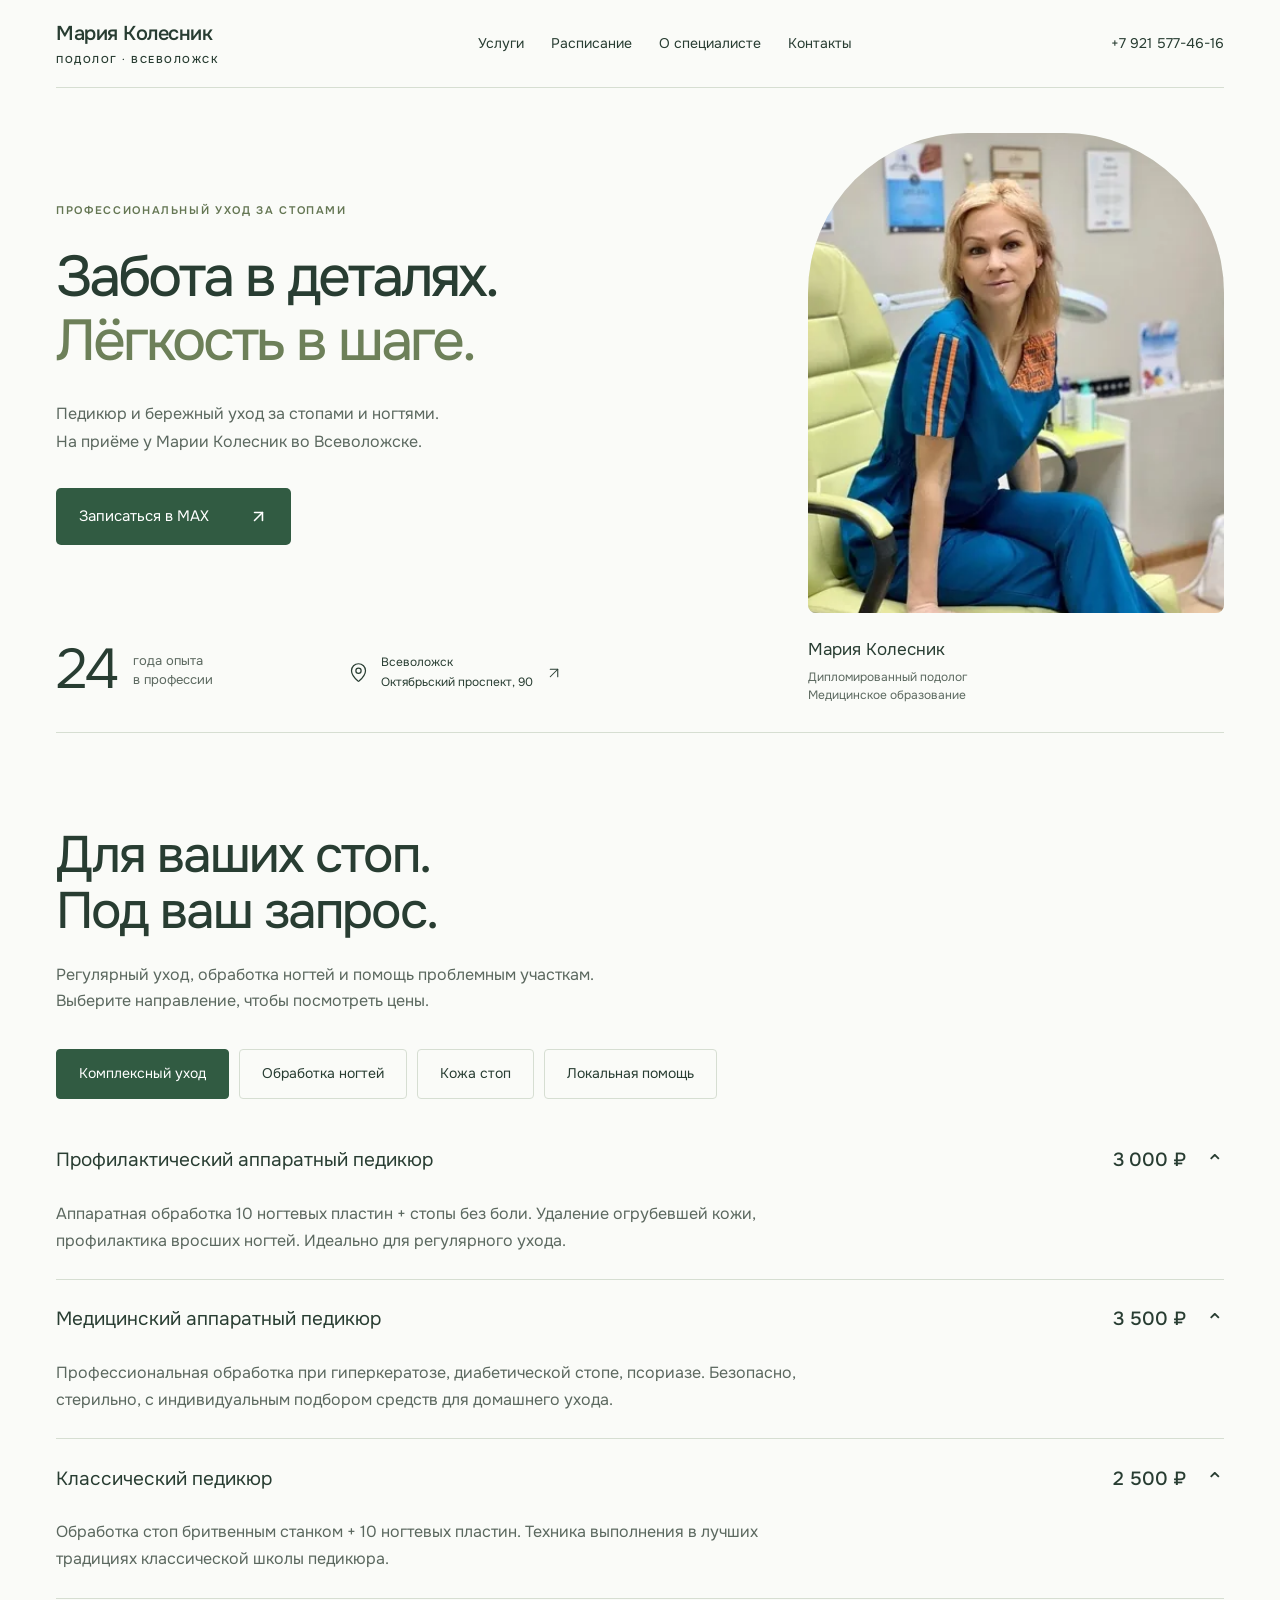
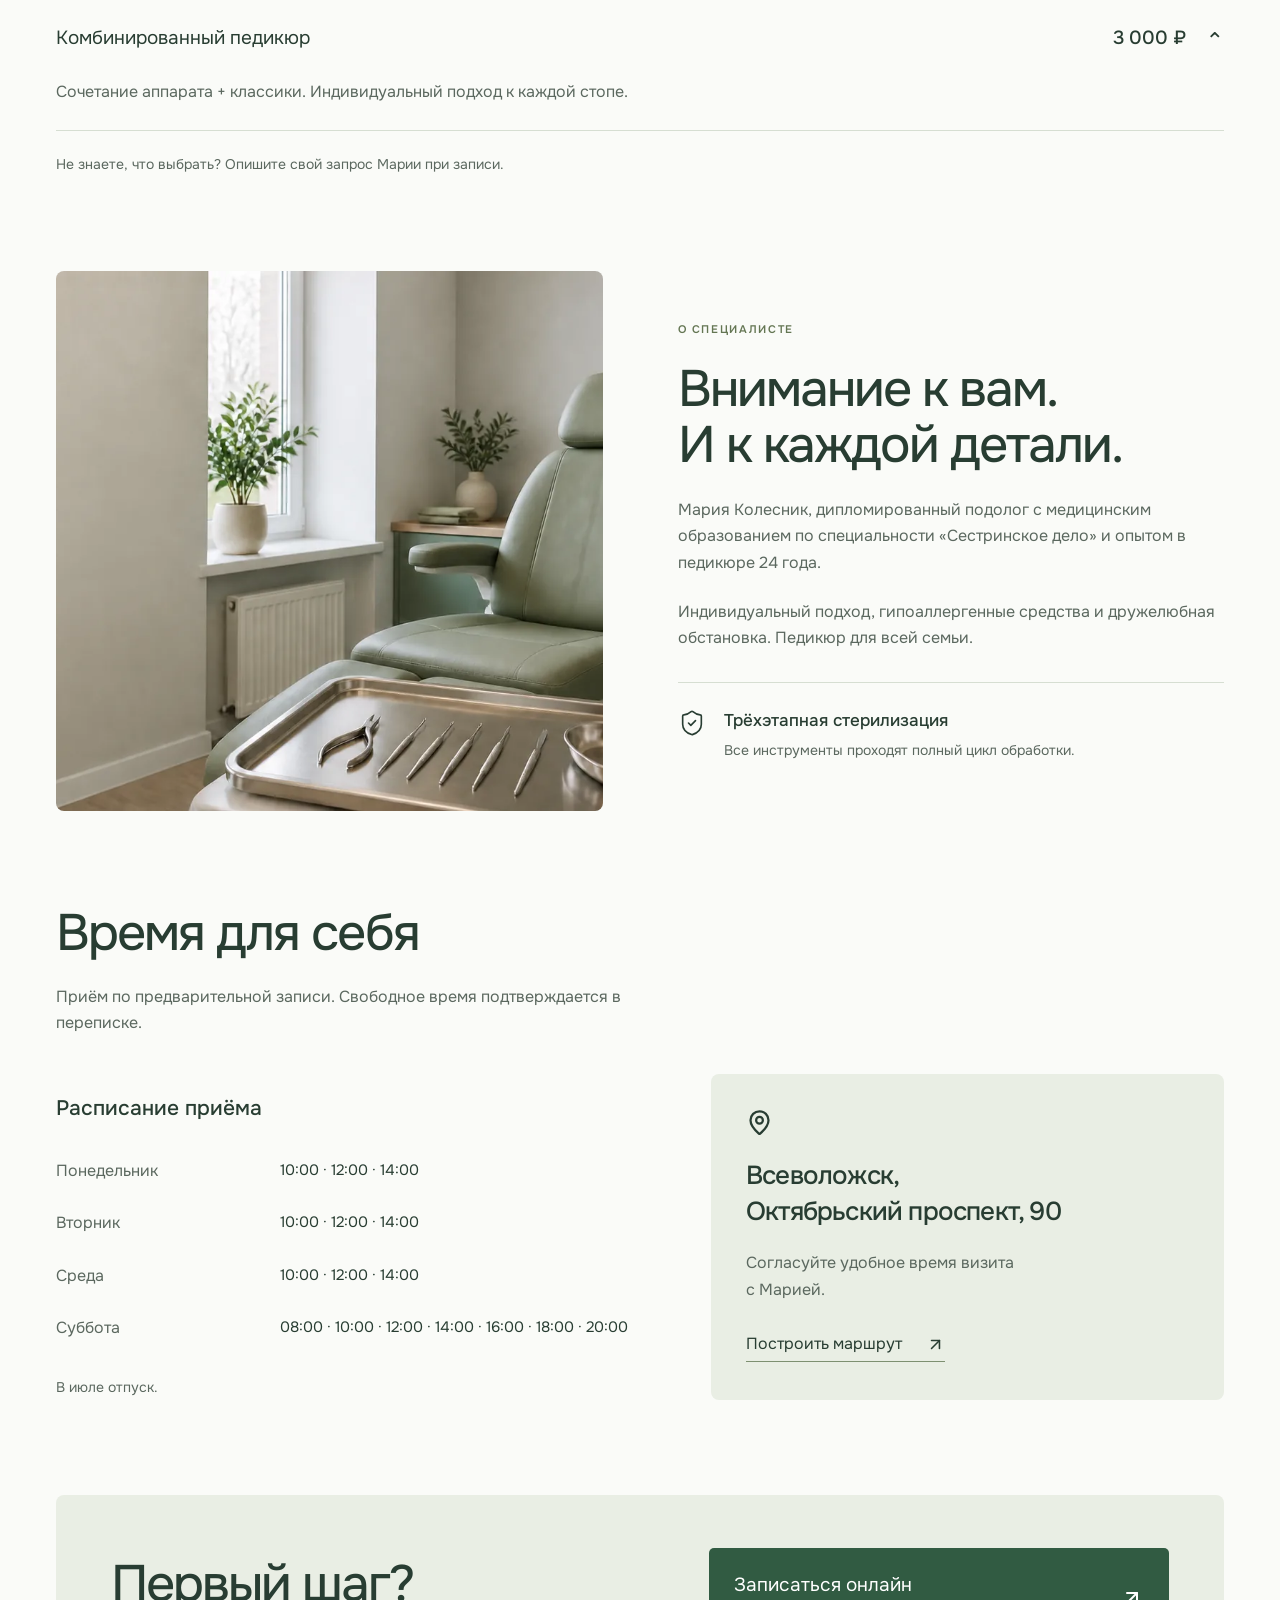
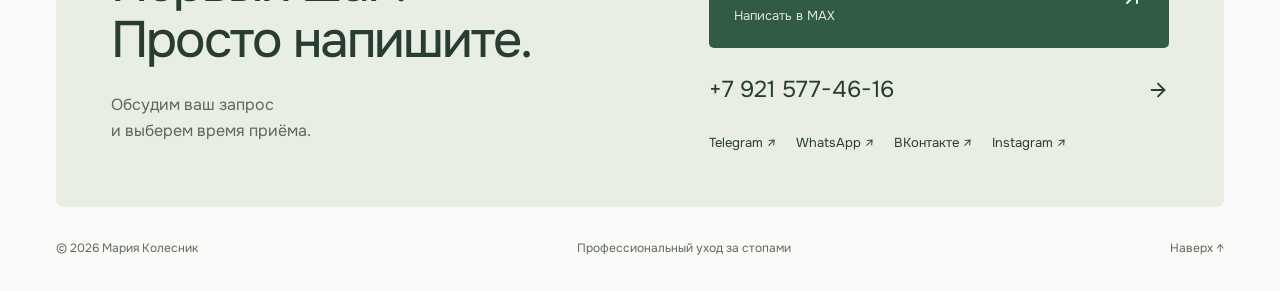
<file: index.html>
<!DOCTYPE html>
<html lang="ru"><head>
  <meta charset="UTF-8">
  <meta name="viewport" content="width=device-width, initial-scale=1.0">
  <title>Подолог во Всеволожске Мария Колесник | Медицинский педикюр</title>
  <meta name="description" content="Подолог Мария Колесник во Всеволожске: медицинский и профилактический педикюр, обработка стоп и ногтей. Стаж 24 года. Запись через MAX.">
  <meta name="author" content="Мария Колесник">
  <meta name="robots" content="index, follow, max-image-preview:large, max-snippet:-1, max-video-preview:-1">
  <meta name="theme-color" content="#edf2ed">
  <link rel="canonical" href="https://podologmariya.ru/">
  <link rel="alternate" hreflang="ru-RU" href="https://podologmariya.ru/">
  <meta property="og:type" content="website">
  <meta property="og:site_name" content="Мария Колесник, подолог">
  <meta property="og:locale" content="ru_RU">
  <meta property="og:title" content="Подолог во Всеволожске | Мария Колесник">
  <meta property="og:description" content="Медицинский педикюр и профессиональный уход за стопами и ногтями. Стаж 24 года. Запись через MAX.">
  <meta property="og:image" content="https://podologmariya.ru/images/contact-visual-clean.png">
  <meta property="og:image:alt" content="Кабинет подолога Марии Колесник во Всеволожске">
  <meta property="og:image:width" content="1731">
  <meta property="og:image:height" content="909">
  <meta property="og:image:type" content="image/png">
  <meta property="og:url" content="https://podologmariya.ru/">
  <meta name="twitter:card" content="summary_large_image">
  <meta name="twitter:title" content="Подолог во Всеволожске | Мария Колесник">
  <meta name="twitter:description" content="Медицинский педикюр и профессиональный уход за стопами и ногтями. Запись через MAX.">
  <meta name="twitter:image" content="https://podologmariya.ru/images/contact-visual-clean.png">
  
  
  <link rel="stylesheet" href="styles.css">
  <script type="application/ld+json">
  {
    "@context": "https://schema.org",
    "@graph": [
      {
        "@type": "WebSite",
        "@id": "https://podologmariya.ru/#website",
        "url": "https://podologmariya.ru/",
        "name": "Мария Колесник, подолог во Всеволожске",
        "inLanguage": "ru-RU"
      },
      {
        "@type": "HealthAndBeautyBusiness",
        "@id": "https://podologmariya.ru/#business",
        "name": "Мария Колесник, подолог",
        "description": "Медицинский педикюр и профессиональный уход за стопами и ногтями во Всеволожске.",
        "url": "https://podologmariya.ru/",
        "image": "https://podologmariya.ru/images/contact-visual-clean.png",
        "telephone": "+79215774616",
        "priceRange": "900-3500 ₽",
        "address": {
          "@type": "PostalAddress",
          "streetAddress": "Октябрьский проспект, 90",
          "addressLocality": "Всеволожск",
          "addressRegion": "Ленинградская область",
          "addressCountry": "RU"
        },
        "geo": {
          "@type": "GeoCoordinates",
          "latitude": 60.018839,
          "longitude": 30.647553
        },
        "areaServed": {
          "@type": "City",
          "name": "Всеволожск"
        },
        "hasMap": "https://yandex.ru/maps/10865/vsevolgsk/house/oktyabrskiy_prospekt_90/Z0kYcANnTEAEQFhqfXxweXRgbQ%3D%3D/",
        "sameAs": [
          "https://vk.com/maria_masyana",
          "https://www.instagram.com/manyunya_kol",
          "https://telegram.me/Maria_Masyana"
        ]
      },
      {
        "@type": "Person",
        "@id": "https://podologmariya.ru/#maria-kolesnik",
        "name": "Мария Колесник",
        "jobTitle": "Подолог",
        "image": "https://podologmariya.ru/maria.jpg",
        "worksFor": { "@id": "https://podologmariya.ru/#business" }
      }
    ]
  }
  </script>
<link rel="icon" href="favicon.svg"><script src="site.js" defer></script></head><body><link rel="preload" as="image" href="images/maria.webp" fetchPriority="high"/><a class="skip" href="#main">К содержанию</a><header class="header wrap"><a class="brand" href="#hero">Мария Колесник<span>ПОДОЛОГ · ВСЕВОЛОЖСК</span></a><nav aria-label="Основная навигация"><a href="#services">Услуги</a><a href="#schedule">Расписание</a><a href="#about">О специалисте</a><a href="#contacts">Контакты</a></nav><a class="phone" href="tel:+79215774616">+7 921 577-46-16</a></header><main id="main"><section id="hero" class="hero wrap"><div class="hero-copy"><p class="eyebrow">ПРОФЕССИОНАЛЬНЫЙ УХОД ЗА СТОПАМИ</p><h1>Забота в деталях.<br/><span>Лёгкость в шаге.</span></h1><p class="lead">Педикюр и бережный уход за стопами и ногтями.<br/>На приёме у Марии Колесник во Всеволожске.</p><a class="button" href="https://max.ru/u/f9LHodD0cOIDWlmFbb30WPRnYsYARx5hOiN-JXVBSh670RS9WmrFy0OLJL8" target="_blank" rel="noopener noreferrer">Записаться в MAX <svg xmlns="http://www.w3.org/2000/svg" width="19" height="19" viewBox="0 0 24 24" fill="none" stroke="currentColor" stroke-width="2" stroke-linecap="round" stroke-linejoin="round" class="lucide lucide-arrow-up-right" aria-hidden="true"><path d="M7 7h10v10"></path><path d="M7 17 17 7"></path></svg></a></div><figure class="hero-portrait"><img src="images/maria.webp" alt="Мария Колесник, подолог" width="384" height="512" fetchPriority="high"/></figure></section><div class="signature wrap"><div class="experience"><strong>24</strong><span>года опыта<br/>в профессии</span></div><p>Мария Колесник<small>Дипломированный подолог<br/>Медицинское образование</small></p><a href="#schedule"><svg xmlns="http://www.w3.org/2000/svg" width="21" height="21" viewBox="0 0 24 24" fill="none" stroke="currentColor" stroke-width="2" stroke-linecap="round" stroke-linejoin="round" class="lucide lucide-map-pin" aria-hidden="true"><path d="M20 10c0 4.993-5.539 10.193-7.399 11.799a1 1 0 0 1-1.202 0C9.539 20.193 4 14.993 4 10a8 8 0 0 1 16 0"></path><circle cx="12" cy="10" r="3"></circle></svg><span>Всеволожск<br/>Октябрьский проспект, 90</span><svg xmlns="http://www.w3.org/2000/svg" width="18" height="18" viewBox="0 0 24 24" fill="none" stroke="currentColor" stroke-width="2" stroke-linecap="round" stroke-linejoin="round" class="lucide lucide-arrow-up-right" aria-hidden="true"><path d="M7 7h10v10"></path><path d="M7 17 17 7"></path></svg></a></div><section id="services" class="section wrap"><h2>Для ваших стоп.<br/>Под ваш запрос.</h2><p class="intro">Регулярный уход, обработка ногтей и помощь проблемным участкам. Выберите направление, чтобы посмотреть цены.</p><div><div class="service-tabs"><div class="service-tab-list" role="tablist" aria-label="Категории услуг"><button class="service-tab" role="tab" id="tab-0" aria-controls="panel-0" aria-selected="true" tabindex="0" data-active>Комплексный уход</button><button class="service-tab" role="tab" id="tab-1" aria-controls="panel-1" aria-selected="false" tabindex="-1" >Обработка ногтей</button><button class="service-tab" role="tab" id="tab-2" aria-controls="panel-2" aria-selected="false" tabindex="-1" >Кожа стоп</button><button class="service-tab" role="tab" id="tab-3" aria-controls="panel-3" aria-selected="false" tabindex="-1" >Локальная помощь</button></div><div role="tabpanel" id="panel-0" aria-labelledby="tab-0" ><div class="service-list"><details class="service-item" open><summary class="service-trigger"><span>Профилактический аппаратный педикюр</span><strong>3 000 ₽</strong><span class="chevron" aria-hidden="true">⌄</span></summary><div class="service-description"><p>Аппаратная обработка 10 ногтевых пластин + стопы без боли. Удаление огрубевшей кожи, профилактика вросших ногтей. Идеально для регулярного ухода.</p></div></details><details class="service-item" open><summary class="service-trigger"><span>Медицинский аппаратный педикюр</span><strong>3 500 ₽</strong><span class="chevron" aria-hidden="true">⌄</span></summary><div class="service-description"><p>Профессиональная обработка при гиперкератозе, диабетической стопе, псориазе. Безопасно, стерильно, с индивидуальным подбором средств для домашнего ухода.</p></div></details><details class="service-item" open><summary class="service-trigger"><span>Классический педикюр</span><strong>2 500 ₽</strong><span class="chevron" aria-hidden="true">⌄</span></summary><div class="service-description"><p>Обработка стоп бритвенным станком + 10 ногтевых пластин. Техника выполнения в лучших традициях классической школы педикюра.</p></div></details><details class="service-item" open><summary class="service-trigger"><span>Комбинированный педикюр</span><strong>3 000 ₽</strong><span class="chevron" aria-hidden="true">⌄</span></summary><div class="service-description"><p>Сочетание аппарата + классики. Индивидуальный подход к каждой стопе.</p></div></details></div></div><div role="tabpanel" id="panel-1" aria-labelledby="tab-1" hidden><div class="service-list"><details class="service-item" open><summary class="service-trigger"><span>Профилактический аппаратный педикюр на здоровые ногти (обработка 10 ногтевых пластин, без стоп)</span><strong>2 000 ₽</strong><span class="chevron" aria-hidden="true">⌄</span></summary><div class="service-description"><p>Обработка 10 ногтевых пластин, без обработки стоп.</p></div></details><details class="service-item" open><summary class="service-trigger"><span>Медицинский аппаратный педикюр при патологии ногтей средней сложности (обработка 10 ногтевых пластин, без стоп)</span><strong>2 500 ₽</strong><span class="chevron" aria-hidden="true">⌄</span></summary><div class="service-description"><p>Обработка ногтевых пластин с онихомикозом.</p></div></details><details class="service-item" open><summary class="service-trigger"><span>Медицинский аппаратный педикюр при патологии ногтей высокой сложности (обработка 10 ногтевых пластин, без стоп)</span><strong>3 000 ₽</strong><span class="chevron" aria-hidden="true">⌄</span></summary><div class="service-description"><p>Обработка ногтевых пластин с онихомикозом.</p></div></details></div></div><div role="tabpanel" id="panel-2" aria-labelledby="tab-2" hidden><div class="service-list"><details class="service-item" open><summary class="service-trigger"><span>Обработка кожи двух стоп (без патологий)</span><strong>1 500 ₽</strong><span class="chevron" aria-hidden="true">⌄</span></summary><div class="service-description"><p>Для тех, кто ценит быстроту и ухоженный вид.</p></div></details><details class="service-item" open><summary class="service-trigger"><span>Обработка кожи с гиперкератозом, трещинами</span><strong>2 000 ₽</strong><span class="chevron" aria-hidden="true">⌄</span></summary><div class="service-description"><p>Глубокое удаление натоптышей, проработка трещин, псориаз, ДС. Без обработки ногтей.</p></div></details></div></div><div role="tabpanel" id="panel-3" aria-labelledby="tab-3" hidden><div class="service-list"><details class="service-item" open><summary class="service-trigger"><span>Удаление одной мозоли</span><strong>900 ₽</strong><span class="chevron" aria-hidden="true">⌄</span></summary><div class="service-description"><p>Стержневые, плоские, межпальцевые мозоли.</p></div></details><details class="service-item" open><summary class="service-trigger"><span>Обработка вросшего ногтя (1 зона)</span><strong>1 000 ₽</strong><span class="chevron" aria-hidden="true">⌄</span></summary><div class="service-description"><p>Корректируем форму, снимаем воспаление.</p></div></details><details class="service-item" open><summary class="service-trigger"><span>Нитиноловая нить (большой палец)</span><strong>3 000 ₽</strong><span class="chevron" aria-hidden="true">⌄</span></summary><div class="service-description"><p>Коррекция с помощью нитиноловой нити.</p></div></details><details class="service-item" open><summary class="service-trigger"><span>Нитиноловая нить (маленький палец)</span><strong>1 500 ₽</strong><span class="chevron" aria-hidden="true">⌄</span></summary><div class="service-description"><p>Без боли, не влияет на образ жизни.</p></div></details></div></div></div></div><p class="note">Не знаете, что выбрать? Опишите свой запрос Марии при записи.</p></section><section id="about" class="about section wrap"><div class="room"><img src="images/contact-visual-clean.webp" alt="Светлый кабинет с креслом для педикюра" width="1731" height="909" loading="lazy"/></div><div class="about-copy"><p class="eyebrow">О СПЕЦИАЛИСТЕ</p><h2>Внимание к вам.<br/>И к каждой детали.</h2><p>Мария Колесник, дипломированный подолог с медицинским образованием по специальности «Сестринское дело» и опытом в педикюре 24 года.</p><p>Индивидуальный подход, гипоаллергенные средства и дружелюбная обстановка. Педикюр для всей семьи.</p><div class="hygiene"><svg xmlns="http://www.w3.org/2000/svg" width="28" height="28" viewBox="0 0 24 24" fill="none" stroke="currentColor" stroke-width="2" stroke-linecap="round" stroke-linejoin="round" class="lucide lucide-shield-check" aria-hidden="true"><path d="M20 13c0 5-3.5 7.5-7.66 8.95a1 1 0 0 1-.67-.01C7.5 20.5 4 18 4 13V6a1 1 0 0 1 1-1c2 0 4.5-1.2 6.24-2.72a1.17 1.17 0 0 1 1.52 0C14.51 3.81 17 5 19 5a1 1 0 0 1 1 1z"></path><path d="m9 12 2 2 4-4"></path></svg><div><h3>Трёхэтапная стерилизация</h3><p>Все инструменты проходят полный цикл обработки.</p></div></div></div></section><section id="schedule" class="section wrap"><h2>Время для себя</h2><p class="intro">Приём по предварительной записи. Свободное время подтверждается в переписке.</p><div class="visit"><div class="schedule"><h3>Расписание приёма</h3><dl><div><dt>Понедельник</dt><dd>10:00 · 12:00 · 14:00</dd></div><div><dt>Вторник</dt><dd>10:00 · 12:00 · 14:00</dd></div><div><dt>Среда</dt><dd>10:00 · 12:00 · 14:00</dd></div><div><dt>Суббота</dt><dd>08:00 · 10:00 · 12:00 · 14:00 · 16:00 · 18:00 · 20:00</dd></div></dl><p class="note">В июле отпуск.</p></div><div class="address"><svg xmlns="http://www.w3.org/2000/svg" width="27" height="27" viewBox="0 0 24 24" fill="none" stroke="currentColor" stroke-width="2" stroke-linecap="round" stroke-linejoin="round" class="lucide lucide-map-pin" aria-hidden="true"><path d="M20 10c0 4.993-5.539 10.193-7.399 11.799a1 1 0 0 1-1.202 0C9.539 20.193 4 14.993 4 10a8 8 0 0 1 16 0"></path><circle cx="12" cy="10" r="3"></circle></svg><h3>Всеволожск,<br/>Октябрьский проспект, 90</h3><p>Согласуйте удобное время визита с Марией.</p><a href="https://yandex.ru/maps/?mode=routes&amp;rtext=~60.018839%2C30.647553&amp;rtt=auto" target="_blank" rel="noopener noreferrer" class="text-link">Построить маршрут <svg xmlns="http://www.w3.org/2000/svg" width="19" height="19" viewBox="0 0 24 24" fill="none" stroke="currentColor" stroke-width="2" stroke-linecap="round" stroke-linejoin="round" class="lucide lucide-arrow-up-right" aria-hidden="true"><path d="M7 7h10v10"></path><path d="M7 17 17 7"></path></svg></a></div></div></section><section id="contacts" class="contact wrap"><div><h2>Первый шаг?<br/>Просто напишите.</h2><p>Обсудим ваш запрос<br/>и выберем время приёма.</p></div><div><a class="contact-main" href="https://max.ru/u/f9LHodD0cOIDWlmFbb30WPRnYsYARx5hOiN-JXVBSh670RS9WmrFy0OLJL8" target="_blank" rel="noopener noreferrer"><span>Записаться онлайн<small>Написать в MAX</small></span><svg xmlns="http://www.w3.org/2000/svg" width="24" height="24" viewBox="0 0 24 24" fill="none" stroke="currentColor" stroke-width="2" stroke-linecap="round" stroke-linejoin="round" class="lucide lucide-arrow-up-right" aria-hidden="true"><path d="M7 7h10v10"></path><path d="M7 17 17 7"></path></svg></a><a class="contact-phone" href="tel:+79215774616">+7 921 577-46-16<svg xmlns="http://www.w3.org/2000/svg" width="22" height="22" viewBox="0 0 24 24" fill="none" stroke="currentColor" stroke-width="2" stroke-linecap="round" stroke-linejoin="round" class="lucide lucide-arrow-right" aria-hidden="true"><path d="M5 12h14"></path><path d="m12 5 7 7-7 7"></path></svg></a><div class="socials"><a href="https://telegram.me/Maria_Masyana" target="_blank" rel="noopener noreferrer">Telegram ↗</a><a href="https://wa.me/79215774616" target="_blank" rel="noopener noreferrer">WhatsApp ↗</a><a href="https://vk.com/maria_masyana" target="_blank" rel="noopener noreferrer">ВКонтакте ↗</a><a href="https://www.instagram.com/manyunya_kol" target="_blank" rel="noopener noreferrer">Instagram ↗</a></div></div></section></main><footer class="footer wrap"><span>© 2026 Мария Колесник</span><span>Профессиональный уход за стопами</span><a href="#hero">Наверх ↑</a></footer></body></html>
</file>
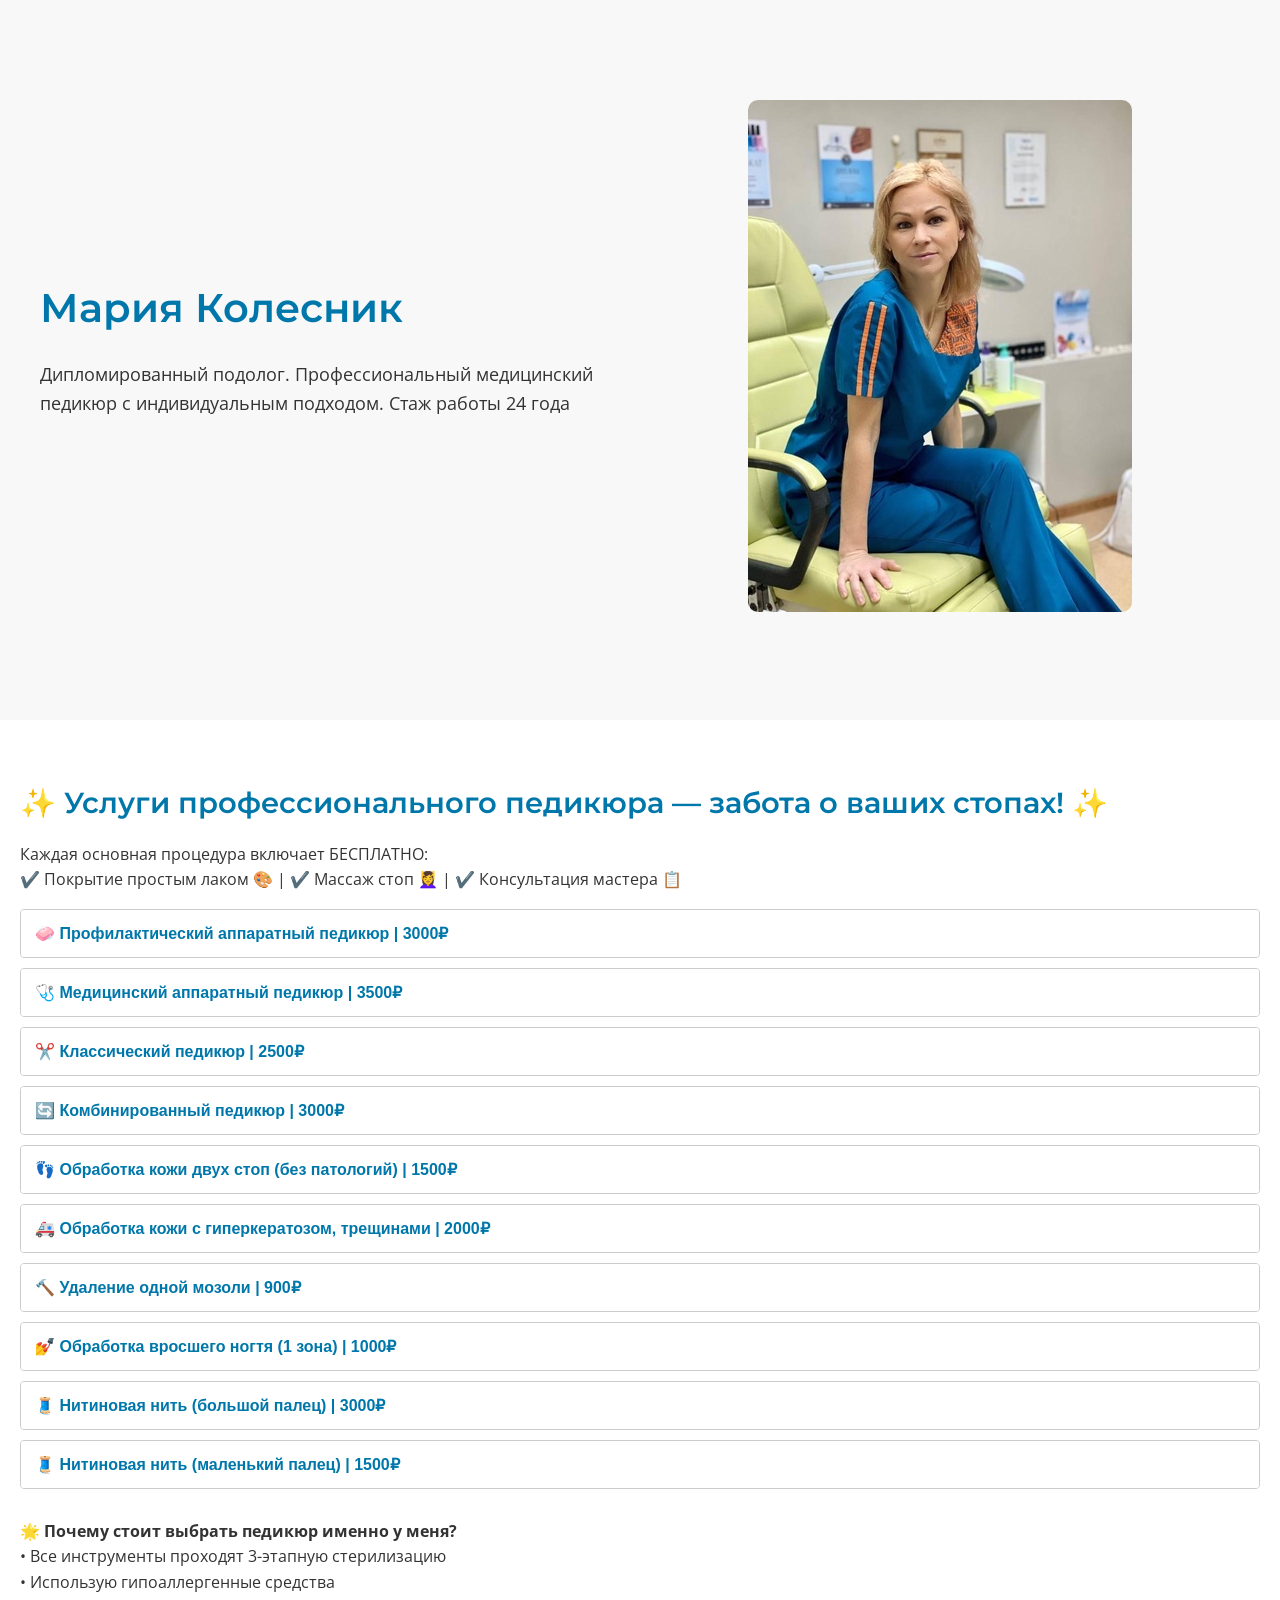
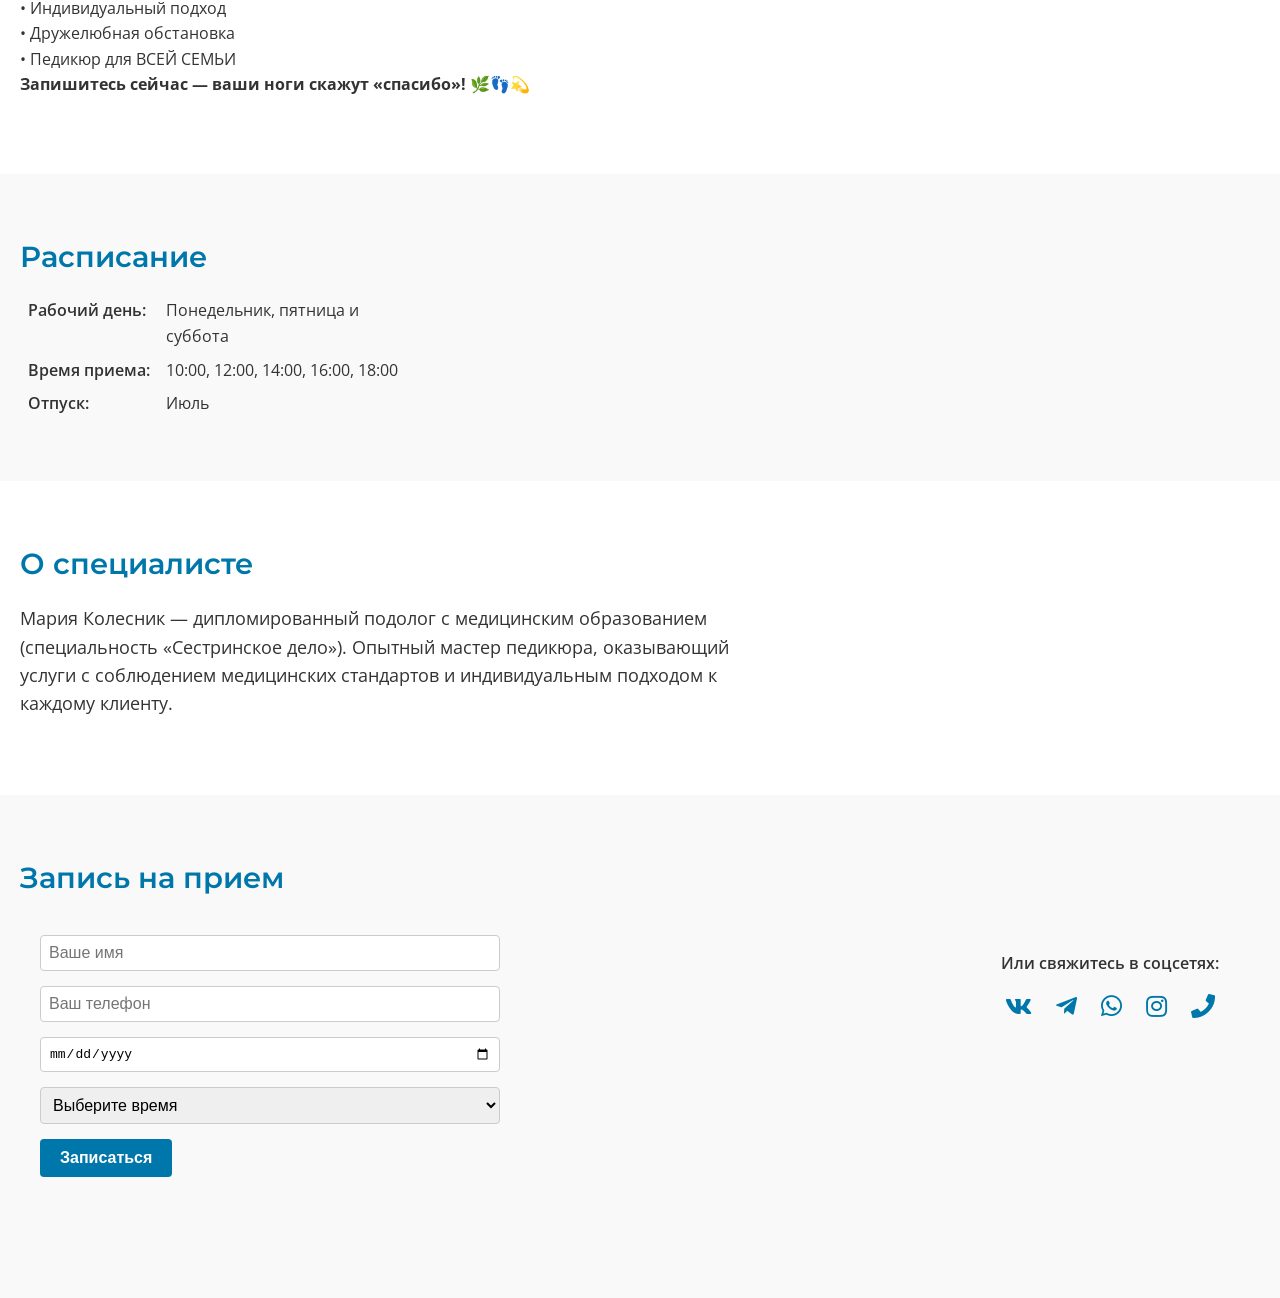
<file: indexmain.html>
<!DOCTYPE html>
<html lang="ru">
<head>
  <meta charset="UTF-8">
  <meta name="viewport" content="width=device-width, initial-scale=1.0">
  <title>Мария – Мастер педикюра</title>
  <!-- Google Fonts -->
  <link href="https://fonts.googleapis.com/css2?family=Montserrat:wght@400;600&family=Open+Sans:wght@400;600&display=swap" rel="stylesheet">
  <!-- Font Awesome -->
  <link rel="stylesheet" href="https://cdnjs.cloudflare.com/ajax/libs/font-awesome/5.15.4/css/all.min.css">
  <!-- Canonical -->
  <link rel="canonical" href="https://masyana90.github.io/price/" />

  <!-- Open Graph (для соцсетей) -->
  <meta property="og:type" content="website" />
  <meta property="og:site_name" content="Записаться на медицинский педикюр" />
  <meta property="og:title" content="Понедельник,Пятница и Суббота с 10 до 20" />
  <meta property="og:description" content="Женский и мужской педикюр во Всеволожске" />
  <meta property="og:image" content="maria.jpg" />
  <meta property="og:image:alt" content="Записаться на медицинский педикюр" />
  <meta property="og:image:width" content="1200" />
  <meta property="og:image:height" content="630" />
  <meta property="og:url" content="https://masyana90.github.io/price/" />

  <!-- Description и Author -->
  <meta name="description" content="Записаться на медицинский педикюр">
  <meta name="author" content="Мария">
  <style>
    /* Reset and base styles */
    * {
      box-sizing: border-box;
    }
    body {
      margin: 0;
      font-family: 'Open Sans', sans-serif;
      color: #333;
      line-height: 1.6;
    }
    h1, h2, h3, h4, h5, h6 {
      margin-top: 0;
      font-family: 'Montserrat', sans-serif;
      color: #0077aa;
    }
    h1 {
      font-size: 2.5em;
      font-weight: 600;
      margin-bottom: 0.5em;
    }
    h2 {
      font-size: 1.8em;
      font-weight: 600;
      margin-bottom: 0.5em;
    }
    h3 {
      font-size: 1.3em;
      font-weight: 600;
      margin-bottom: 0.5em;
    }
    p {
      margin-bottom: 1em;
    }
    section {
      padding: 60px 20px;
    }
    /* Hero section */
    #hero {
      background-color: #f8f8f8;
      display: flex;
      align-items: center;
      justify-content: center;
      flex-wrap: wrap;
      text-align: left;
      padding: 80px 20px;
    }
    #hero .hero-text {
      flex: 1 1 400px;
      min-width: 300px;
      max-width: 600px;
      padding: 20px;
    }
    #hero .hero-text h1 {
      color: #0077aa;
    }
    #hero .hero-text p {
      font-size: 1.1em;
      margin-bottom: 1.5em;
    }
    #hero .hero-image {
      flex: 1 1 400px;
      min-width: 300px;
      text-align: center;
      padding: 20px;
    }
    #hero .hero-image img {
      max-width: 100%;
      height: auto;
      border-radius: 10px;
    }
    /* Services section */
    #services {
      background-color: #ffffff;
    }
    #services .service-list {
      list-style: none;
      padding: 0;
      margin: 0;
      max-width: 600px;
      margin-bottom: 20px;
    }
    #services .service-list li {
      display: flex;
      justify-content: space-between;
      align-items: flex-start;
      padding: 8px 0;
      border-bottom: 1px solid #ddd;
    }
    #services .service-list li span.price {
      font-weight: 600;
      white-space: nowrap;
      margin-left: 20px;
    }
    /* Schedule section */
    #schedule {
      background-color: #f9f9f9;
    }
    #schedule table {
      border-collapse: collapse;
      width: 100%;
      max-width: 400px;
    }
    #schedule table td {
      padding: 4px 8px;
      vertical-align: top;
    }
    #schedule table td:first-child {
      font-weight: 600;
      white-space: nowrap;
    }
    /* About section */
    #about {
      background-color: #ffffff;
      max-width: 800px;
    }
    #about p {
      font-size: 1.1em;
    }
    /* Contact/Booking section */
    #contact {
      background-color: #f9f9f9;
    }
    #contact .contact-container {
      display: flex;
      align-items: flex-start;
      justify-content: space-between;
      flex-wrap: wrap;
    }
    #contact .form-container {
      flex: 1 1 300px;
      max-width: 500px;
      padding: 20px;
    }
    #contact .form-container form {
      display: flex;
      flex-direction: column;
    }
    #contact .form-container label {
      margin-bottom: 5px;
      font-weight: 600;
    }
    #contact .form-container input,
    #contact .form-container select {
      padding: 8px;
      margin-bottom: 15px;
      font-size: 1em;
      border: 1px solid #ccc;
      border-radius: 4px;
    }
    #contact .form-container input[type="text"],
    #contact .form-container input[type="tel"],
    #contact .form-container input[type="date"],
    #contact .form-container select {
      width: 100%;
    }
    #contact .form-container input[type="submit"] {
      background-color: #0077aa;
      color: #fff;
      padding: 10px 20px;
      font-size: 1em;
      font-weight: 600;
      border: none;
      border-radius: 4px;
      cursor: pointer;
      width: fit-content;
    }
    #contact .form-container input[type="submit"]:hover {
      background-color: #005f88;
    }
    #contact .social-container {
      flex: 1 1 200px;
      max-width: 300px;
      padding: 20px;
      text-align: center;
    }
    #contact .social-container p {
      margin-bottom: 10px;
      font-weight: 600;
    }
    #contact .social-container a {
      display: inline-block;
      color: #0077aa;
      font-size: 1.5em;
      margin: 0 10px;
      text-decoration: none;
    }
    #contact .social-container a:hover {
      color: #005f88;
    }
    /* Responsive adjustments */
    @media (max-width: 768px) {
      #hero {
        text-align: center;
      }
      #hero .hero-text {
        max-width: 100%;
      }
      #contact .contact-container {
        flex-direction: column;
        align-items: stretch;
      }
      #contact .social-container {
        text-align: center;
      }
    }
  </style>
</head>
<body>

<!-- Hero Section -->
<section id="hero">
  <div class="hero-text">
    <h1>Мария Колесник</h1>
    <p>Дипломированный подолог. Профессиональный медицинский педикюр с индивидуальным подходом. Стаж работы 24 года</p>
  </div>
  <div class="hero-image">
    <img src="maria.jpg" alt="мастер педикюра">
  </div>
</section>

<!-- Services Section -->
<section id="services">
  <h2>✨ Услуги профессионального педикюра — забота о ваших стопах! ✨</h2>
  <p>Каждая основная процедура включает БЕСПЛАТНО:<br>
    ✔️ Покрытие простым лаком 🎨 | ✔️ Массаж стоп 💆‍♀️ | ✔️ Консультация мастера 📋</p>

  <div class="accordion">
    <div class="accordion-item">
      <button>🧼 Профилактический аппаратный педикюр | 3000₽</button>
      <div class="panel">Аппаратная обработка 10 ногтевых пластин + стопы без боли. Удаление огрубевшей кожи, профилактика вросших ногтей. Идеально для регулярного ухода.</div>
    </div>
    <div class="accordion-item">
      <button>🩺 Медицинский аппаратный педикюр | 3500₽</button>
      <div class="panel">Профессиональная обработка при гиперкератозе, диабетической стопе, псориазе. Безопасно, стерильно, с индивидуальным подбором средств для домашнего ухода.</div>
    </div>
    <div class="accordion-item">
      <button>✂️ Классический педикюр | 2500₽</button>
      <div class="panel">Обработка стоп бритвенным станком + 10 ногтевых пластин. Техника выполнения в лучших традициях классической школы педикюра.</div>
    </div>
    <div class="accordion-item">
      <button>🔄 Комбинированный педикюр | 3000₽</button>
      <div class="panel">Сочетание аппарата + классики. Индивидуальный подход к каждой стопе.</div>
    </div>
    <div class="accordion-item">
      <button>👣 Обработка кожи двух стоп (без патологий) | 1500₽</button>
      <div class="panel">Для тех, кто ценит быстроту и ухоженный вид.</div>
    </div>
    <div class="accordion-item">
      <button>🚑 Обработка кожи с гиперкератозом, трещинами | 2000₽</button>
      <div class="panel">Глубокое удаление натоптышей, проработка трещин, псориаз, ДС. Без обработки ногтей.</div>
    </div>
    <div class="accordion-item">
      <button>🔨 Удаление одной мозоли | 900₽</button>
      <div class="panel">Стержневые, плоские, межпальцевые мозоли.</div>
    </div>
    <div class="accordion-item">
      <button>💅 Обработка вросшего ногтя (1 зона) | 1000₽</button>
      <div class="panel">Корректируем форму, снимаем воспаление.</div>
    </div>
    <div class="accordion-item">
      <button>🧵 Нитиновая нить (большой палец) | 3000₽</button>
      <div class="panel">Коррекция с помощью нитиноловой нити.</div>
    </div>
    <div class="accordion-item">
      <button>🧵 Нитиновая нить (маленький палец) | 1500₽</button>
      <div class="panel">Без боли, не влияет на образ жизни.</div>
    </div>
  </div>

  <p style="margin-top: 30px;">
    🌟 <strong>Почему стоит выбрать педикюр именно у меня?</strong><br>
    • Все инструменты проходят 3-этапную стерилизацию<br>
    • Использую гипоаллергенные средства<br>
    • Индивидуальный подход<br>
    • Дружелюбная обстановка<br>
    • Педикюр для ВСЕЙ СЕМЬИ<br>
    <strong>Запишитесь сейчас — ваши ноги скажут «спасибо»! 🌿👣💫</strong>
  </p>
</section>

<style>
  .accordion .accordion-item {
    margin-bottom: 10px;
    border: 1px solid #ccc;
    border-radius: 4px;
    overflow: hidden;
  }

  .accordion button {
    background-color: #fff;
    color: #0077aa;
    font-weight: bold;
    font-size: 1em;
    padding: 14px;
    width: 100%;
    text-align: left;
    border: none;
    outline: none;
    cursor: pointer;
    transition: background-color 0.2s ease;
  }

  .accordion button:hover {
    background-color: #f1f1f1;
  }

  .accordion .panel {
    padding: 0 14px 14px 14px;
    background-color: #fff;
    display: none;
    font-size: 0.95em;
    line-height: 1.4;
    color: #333;
  }

  .accordion .active + .panel {
    display: block;
  }
</style>

<script>
  document.querySelectorAll('.accordion button').forEach(btn => {
    btn.addEventListener('click', function () {
      const panel = this.nextElementSibling;
      const isOpen = this.classList.contains('active');

      document.querySelectorAll('.accordion button').forEach(b => b.classList.remove('active'));
      document.querySelectorAll('.accordion .panel').forEach(p => p.style.display = 'none');

      if (!isOpen) {
        this.classList.add('active');
        panel.style.display = 'block';
      }
    });
  });
</script>


<!-- Schedule Section -->
<section id="schedule">
  <h2>Расписание</h2>
  <table>
    <tr><td>Рабочий день:</td><td>Понедельник, пятница и суббота</td></tr>
    <tr><td>Время приема:</td><td>10:00, 12:00, 14:00, 16:00, 18:00</td></tr>
    <tr><td>Отпуск:</td><td>Июль</td></tr>
  </table>
</section>

<!-- About Section -->
<section id="about">
  <h2>О специалисте</h2>
  <p>Мария Колесник — дипломированный подолог с медицинским образованием (специальность «Сестринское дело»). Опытный мастер педикюра, оказывающий услуги с соблюдением медицинских стандартов и индивидуальным подходом к каждому клиенту.</p>
</section>

<!-- Contact & Booking Section -->
<section id="contact">
  <h2>Запись на прием</h2>
  <div class="contact-container">
    <div class="form-container">
      <form id="tg-form">
        <input type="text" name="name" placeholder="Ваше имя" required />
        <input type="tel" name="phone" placeholder="Ваш телефон" required />
        <input type="date" name="date" id="date" required />
        <select name="time" required>
          <option disabled selected>Выберите время</option>
          <option>10:00</option><option>12:00</option><option>14:00</option><option>16:00</option><option>18:00</option>
        </select>
        <input type="submit" value="Записаться" />
        <p id="status" style="margin-top: 10px; color: green;"></p>
      </form>

    </div>
    <div class="social-container">
      <p>Или свяжитесь в соцсетях:</p>
      <a href="https://vk.com/maria_masyana" target="_blank" aria-label="VK"><i class="fab fa-vk"></i></a>
      <a href="https://telegram.me/Maria_Masyana" target="_blank" aria-label="Telegram"><i class="fab fa-telegram-plane"></i></a>
      <a href="https://wa.me/79215774616" target="_blank" aria-label="WhatsApp"><i class="fab fa-whatsapp"></i></a>
      <a href="https://www.instagram.com/manyunya_kol" target="_blank" aria-label="Instagram"><i class="fab fa-instagram"></i></a>
      <a href="tel:+79215774616" target="_blank" aria-label="Phone"><i class="fa fa-phone"></i></a>
    </div>
  </div>
</section>

<script>
  const allowedDays = [1, 5, 6]; // Пн, Пт, Сб

  document.getElementById("date").addEventListener("input", function () {
    const day = new Date(this.value).getDay();
    if (!allowedDays.includes(day)) {
      alert("Вы можете записаться только на понедельник, пятницу или субботу.");
      this.value = "";
    }
  });

  document.getElementById("tg-form").addEventListener("submit", function(e) {
    e.preventDefault();

    const name = this.name.value.trim();
    const phone = this.phone.value.trim();
    const date = this.date.value;
    const time = this.time.value;

    const message = `🦶 Запись на педикюр:\n👤 Имя: ${name}\n📞 Телефон: ${phone}\n📅 Дата: ${date}\n⏰ Время: ${time}`;

    fetch("https://api.telegram.org/bot7673985541:AAH2PnkO-TW1i09ZSHFwMLa7Gj8NghOZi14/sendMessage", {
      method: "POST",
      headers: { "Content-Type": "application/json" },
      body: JSON.stringify({
        chat_id: "2091631815",
        text: message
      })
    })
            .then(res => {
              if (res.ok) {
                document.getElementById("status").textContent = "✅ Запрос отправлен!";
                this.reset();
              } else {
                document.getElementById("status").textContent = "❌ Ошибка при отправке.";
              }
            })
            .catch(() => {
              document.getElementById("status").textContent = "❌ Не удалось отправить сообщение.";
            });
  });
</script>


</body>
</html>
</file>
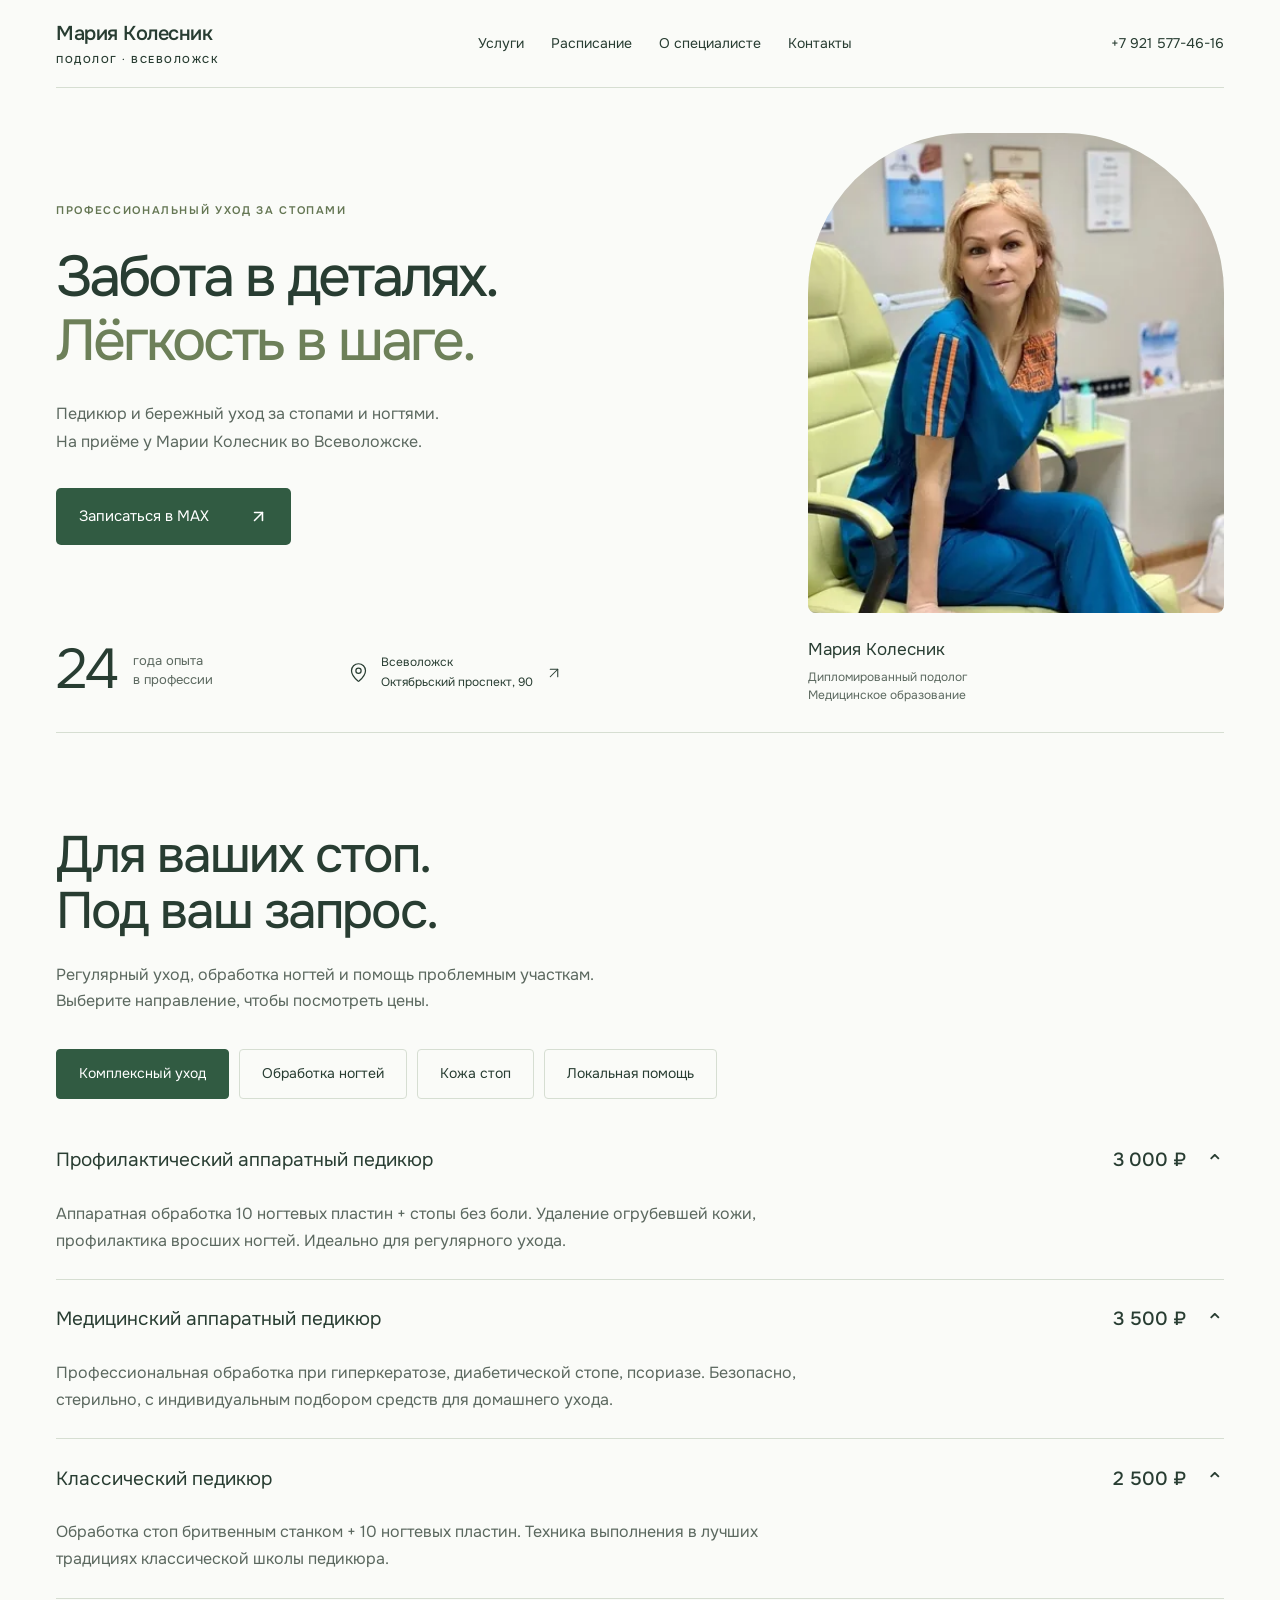
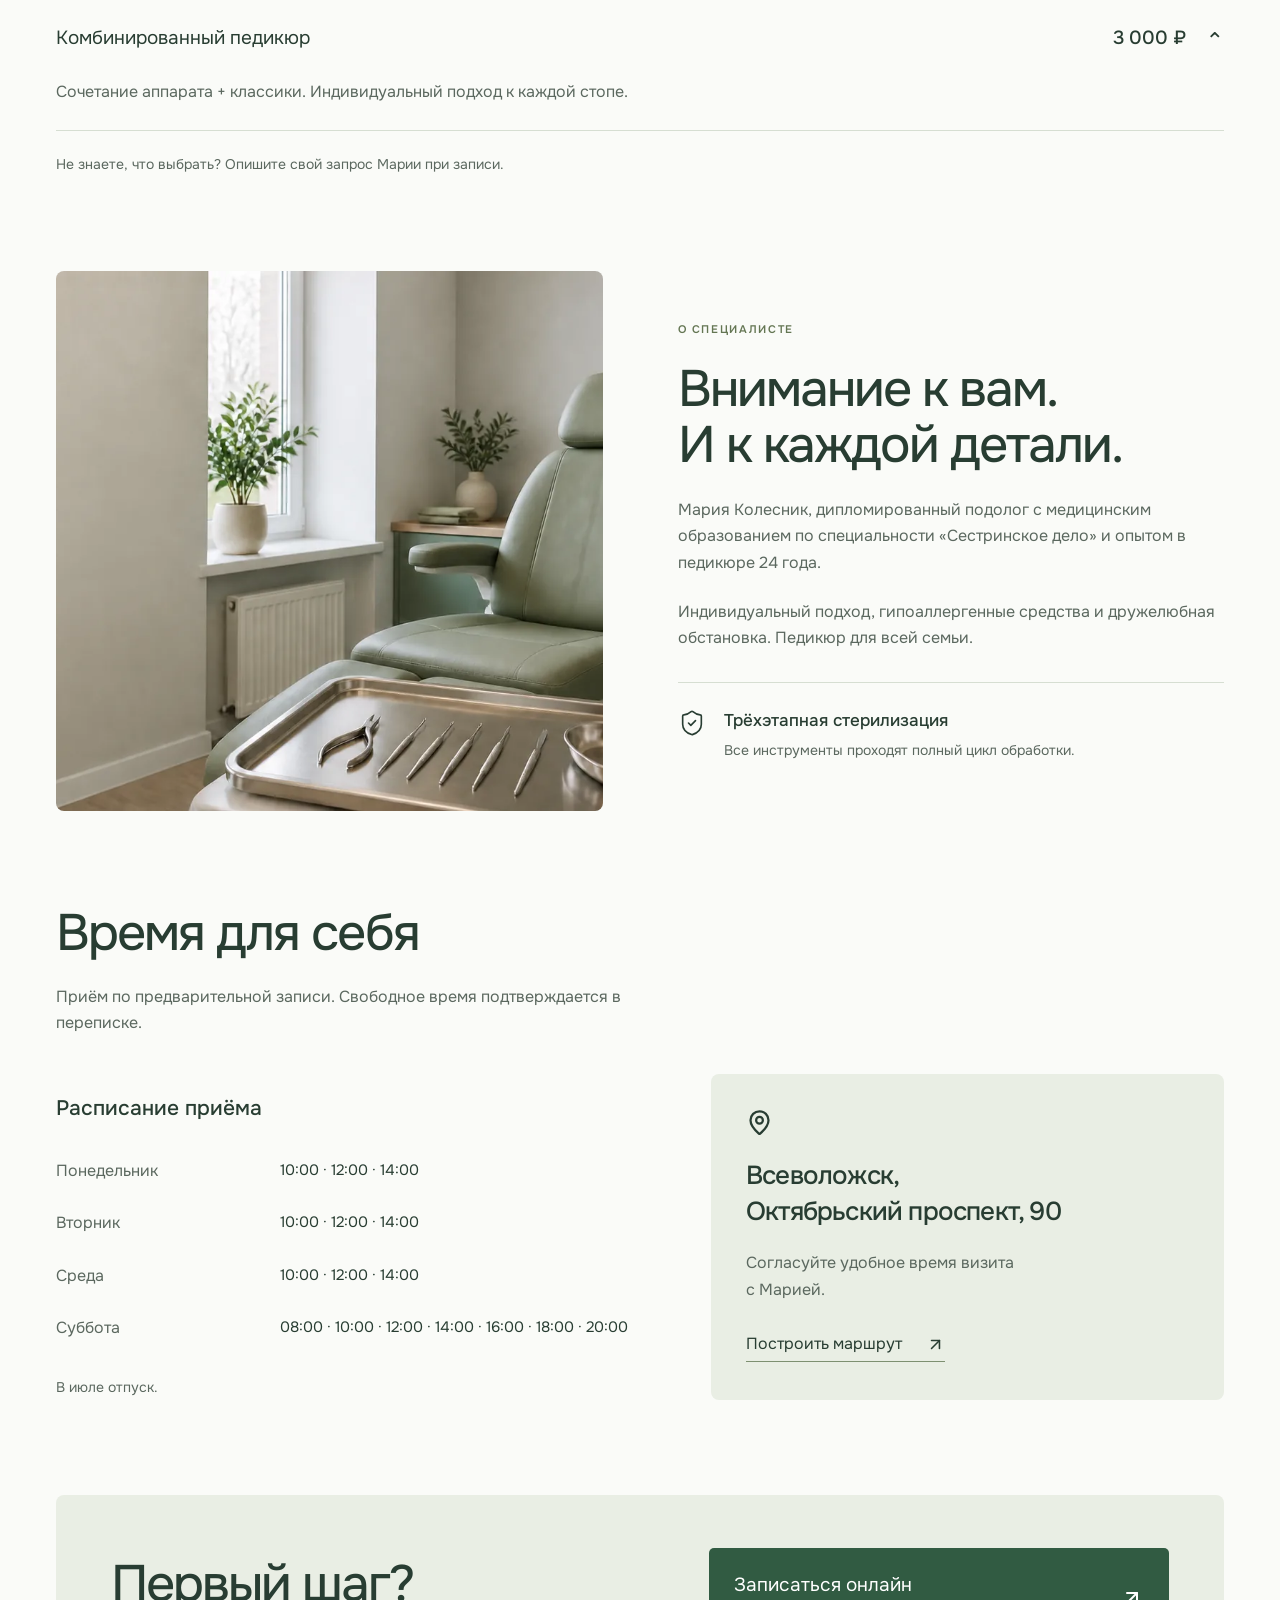
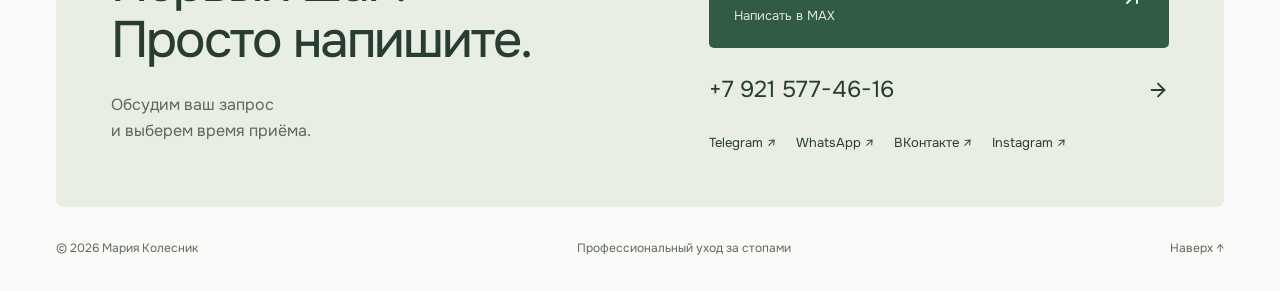
<file: main.html>
<!DOCTYPE html>
<html lang="ru">
<head>
  <meta charset="UTF-8">
  <meta name="viewport" content="width=device-width, initial-scale=1.0">
  <meta http-equiv="refresh" content="0; url=index.html">
  <link rel="canonical" href="https://masyana90.github.io/price/">
  <title>Мария Колесник | Подолог во Всеволожске</title>
</head>
<body>
  <p><a href="index.html">Перейти на главную страницу</a></p>
</body>
</html>
</file>
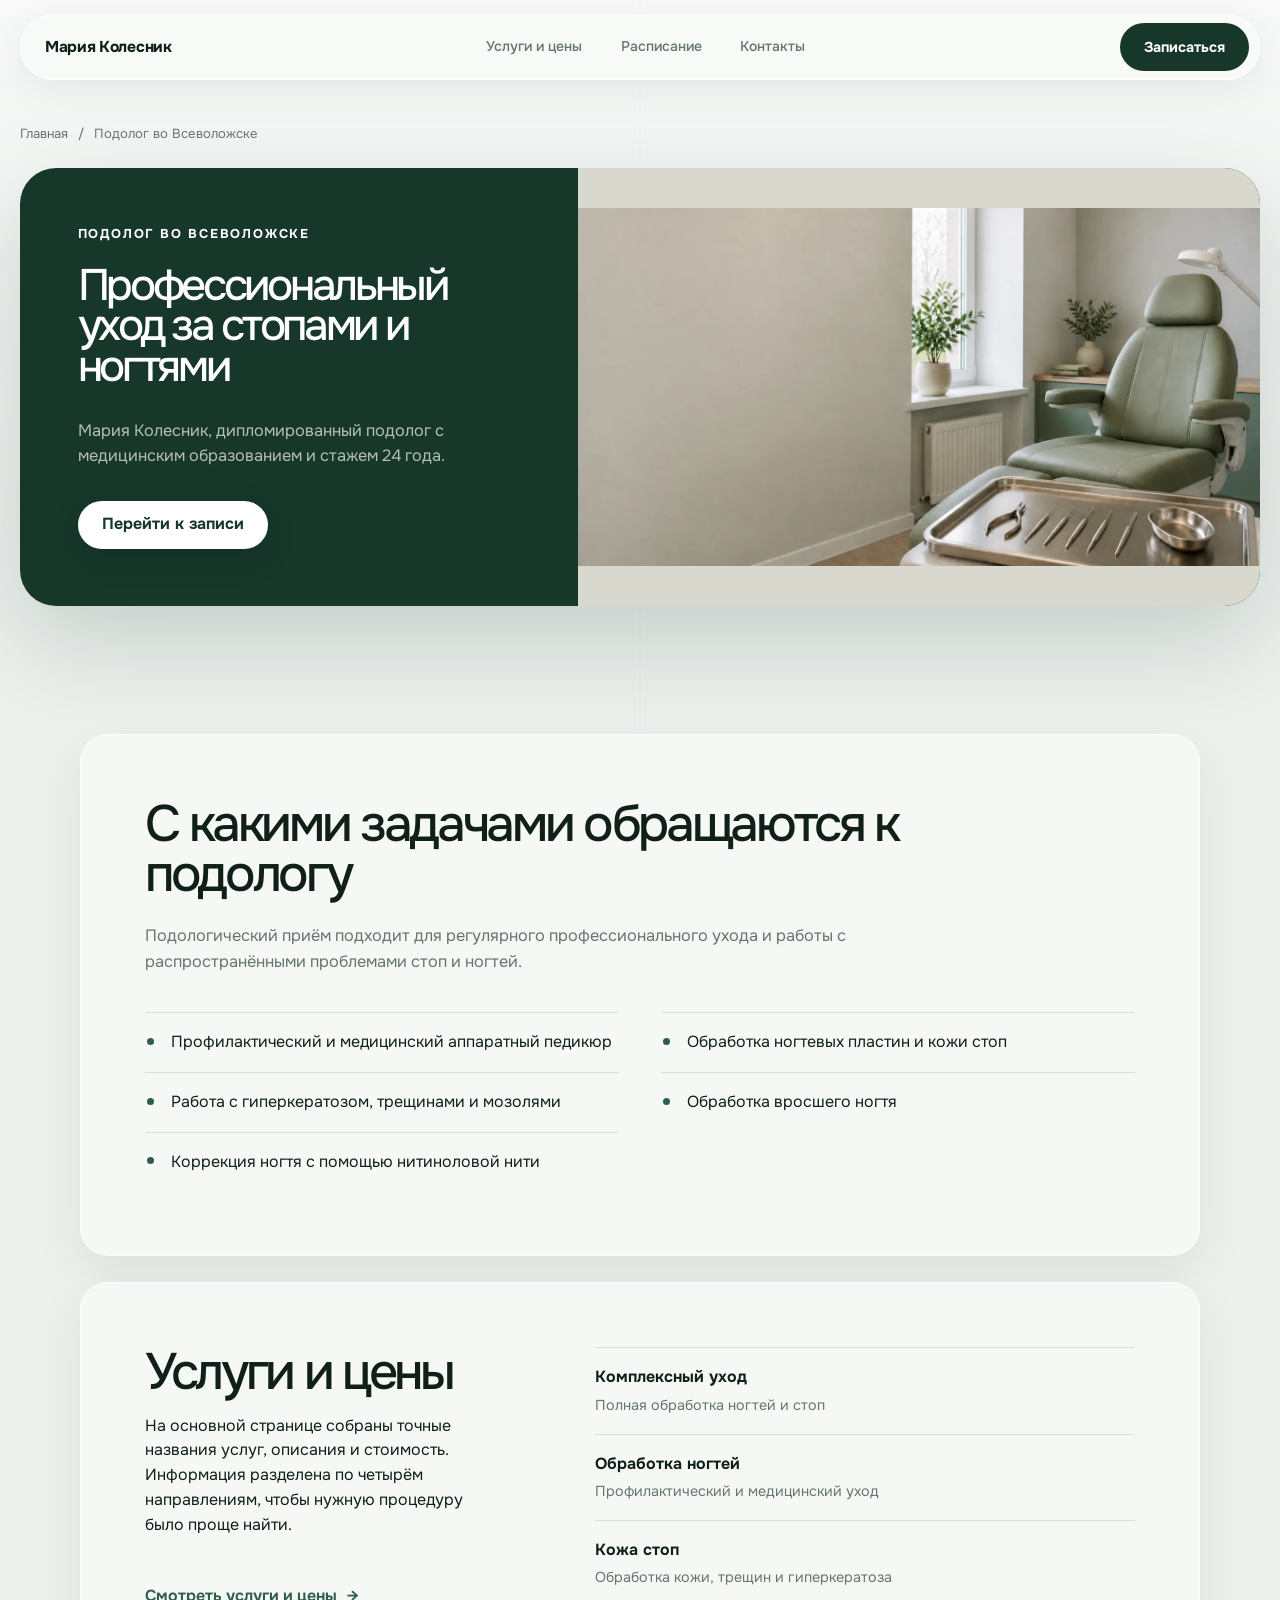
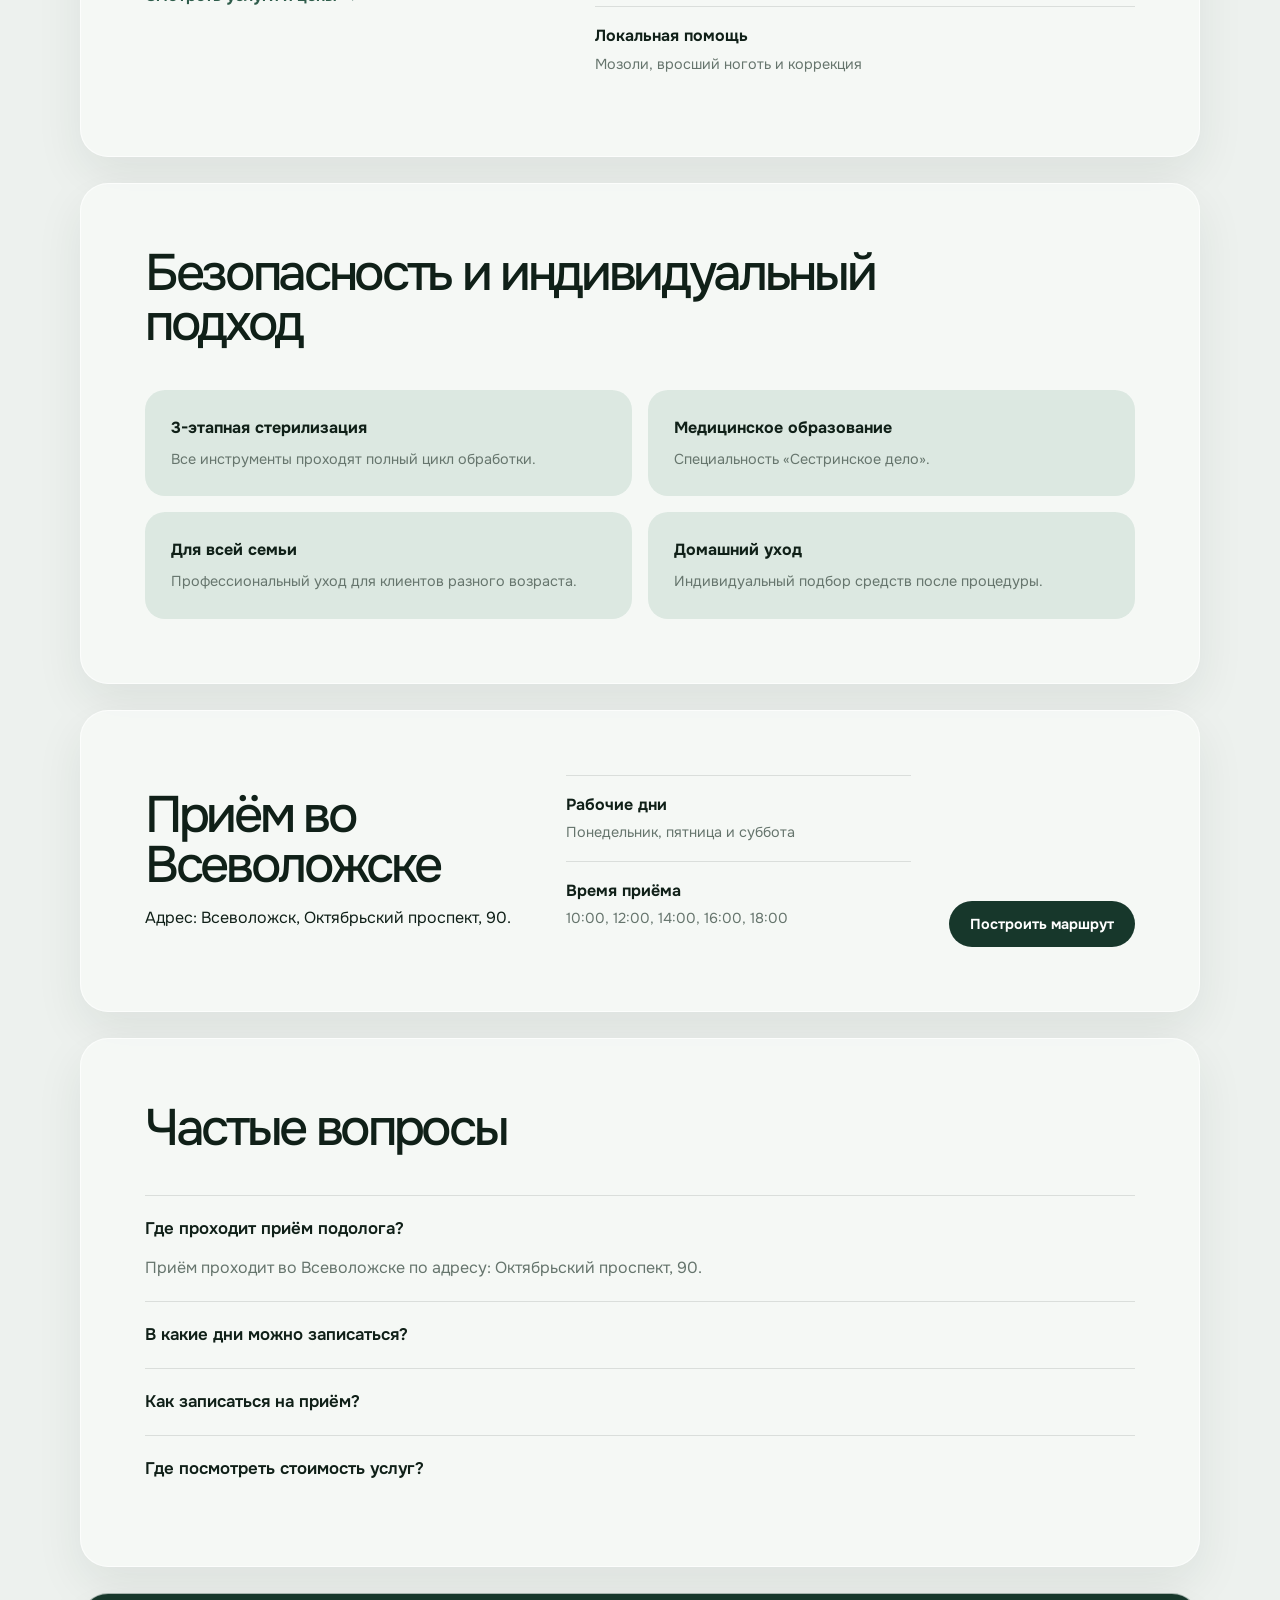
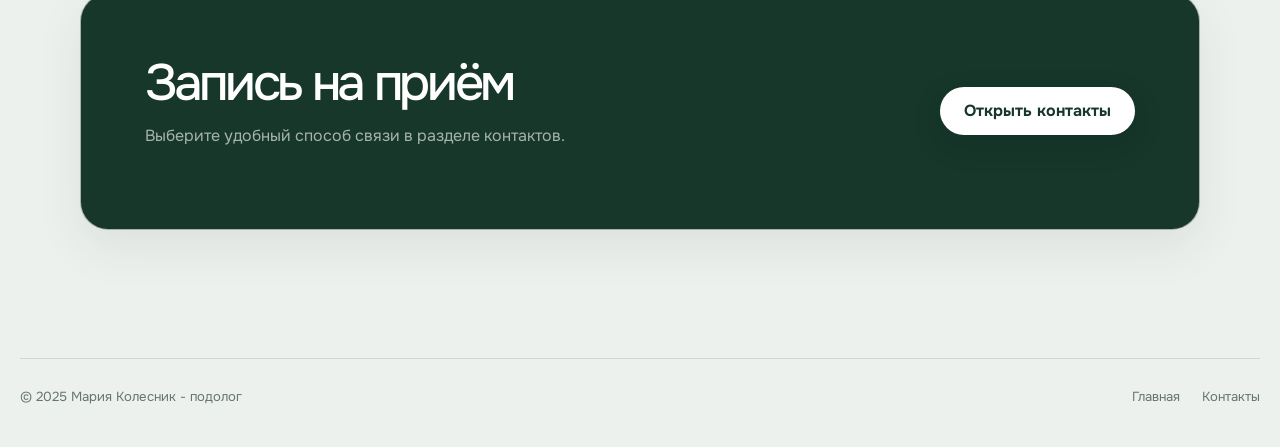
<file: podolog-vsevolozhsk.html>
<!DOCTYPE html>
<html lang="ru">
<head>
  <meta charset="UTF-8">
  <meta name="viewport" content="width=device-width, initial-scale=1.0">
  <title>Подолог во Всеволожске: услуги и запись | Мария Колесник</title>
  <meta name="description" content="Подробно об услугах подолога Марии Колесник во Всеволожске: медицинский педикюр, обработка стоп и ногтей, расписание, адрес и способы записи.">
  <meta name="author" content="Мария Колесник">
  <meta name="robots" content="index, follow, max-image-preview:large, max-snippet:-1, max-video-preview:-1">
  <meta name="theme-color" content="#edf2ed">
  <link rel="canonical" href="https://podologmariya.ru/podolog-vsevolozhsk.html">
  <link rel="alternate" hreflang="ru-RU" href="https://podologmariya.ru/podolog-vsevolozhsk.html">
  <meta property="og:type" content="article">
  <meta property="og:locale" content="ru_RU">
  <meta property="og:site_name" content="Мария Колесник, подолог">
  <meta property="og:title" content="Подолог во Всеволожске: услуги и запись">
  <meta property="og:description" content="Подробная информация об услугах, приёме и записи к подологу Марии Колесник.">
  <meta property="og:url" content="https://podologmariya.ru/podolog-vsevolozhsk.html">
  <meta property="og:image" content="https://podologmariya.ru/images/contact-visual-clean.png">
  <meta property="og:image:alt" content="Кабинет подолога во Всеволожске">
  <meta property="og:image:width" content="1731">
  <meta property="og:image:height" content="909">
  <meta property="og:image:type" content="image/png">
  <meta name="twitter:card" content="summary_large_image">
  <meta name="twitter:title" content="Подолог во Всеволожске: услуги и запись">
  <meta name="twitter:description" content="Подробная информация об услугах, приёме и записи к подологу Марии Колесник.">
  <meta name="twitter:image" content="https://podologmariya.ru/images/contact-visual-clean.png">
  <link rel="preload" href="images/fonts/Onest-Variable.ttf" as="font" type="font/ttf" crossorigin>
  <link rel="stylesheet" href="article.css">
  <script type="application/ld+json">
  {
    "@context": "https://schema.org",
    "@graph": [
      {
        "@type": "WebPage",
        "@id": "https://podologmariya.ru/podolog-vsevolozhsk.html#webpage",
        "url": "https://podologmariya.ru/podolog-vsevolozhsk.html",
        "name": "Подолог во Всеволожске: услуги и запись",
        "description": "Подробная информация об услугах подолога Марии Колесник во Всеволожске.",
        "inLanguage": "ru-RU",
        "primaryImageOfPage": "https://podologmariya.ru/images/contact-visual-clean.png",
        "about": { "@id": "https://podologmariya.ru/#business" }
      },
      {
        "@type": "BreadcrumbList",
        "itemListElement": [
          {
            "@type": "ListItem",
            "position": 1,
            "name": "Главная",
            "item": "https://podologmariya.ru/"
          },
          {
            "@type": "ListItem",
            "position": 2,
            "name": "Подолог во Всеволожске",
            "item": "https://podologmariya.ru/podolog-vsevolozhsk.html"
          }
        ]
      },
      {
        "@type": "FAQPage",
        "mainEntity": [
          {
            "@type": "Question",
            "name": "Где проходит приём подолога?",
            "acceptedAnswer": {
              "@type": "Answer",
              "text": "Приём проходит во Всеволожске по адресу: Октябрьский проспект, 90."
            }
          },
          {
            "@type": "Question",
            "name": "В какие дни можно записаться?",
            "acceptedAnswer": {
              "@type": "Answer",
              "text": "Рабочие дни: понедельник, пятница и суббота. Время приёма: 10:00, 12:00, 14:00, 16:00 и 18:00."
            }
          },
          {
            "@type": "Question",
            "name": "Как записаться на приём?",
            "acceptedAnswer": {
              "@type": "Answer",
              "text": "Основной способ записи: сообщение в мессенджере MAX. Также доступны телефон, WhatsApp, Telegram и ВКонтакте."
            }
          },
          {
            "@type": "Question",
            "name": "Где посмотреть стоимость услуг?",
            "acceptedAnswer": {
              "@type": "Answer",
              "text": "Полный список услуг, описания и актуальные цены размещены на главной странице сайта."
            }
          }
        ]
      }
    ]
  }
  </script>
</head>
<body class="seo-page">
  <a class="skip-link" href="#main">К основному содержанию</a>
  <header class="site-header">
    <a class="brand" href="index.html" aria-label="Мария Колесник, на главную">
      <span class="brand-name">Мария Колесник</span>
    </a>
    <nav aria-label="Основная навигация">
      <a href="index.html#services">Услуги и цены</a>
      <a href="index.html#schedule">Расписание</a>
      <a href="index.html#contacts">Контакты</a>
    </nav>
    <a class="header-contact" href="index.html#contacts">Записаться</a>
  </header>

  <main id="main" class="seo-main">
    <nav class="breadcrumbs" aria-label="Хлебные крошки">
      <a href="index.html">Главная</a><span aria-hidden="true">/</span><span>Подолог во Всеволожске</span>
    </nav>

    <article>
      <header class="seo-hero">
        <div class="seo-hero-copy">
          <p class="eyebrow">Подолог во Всеволожске</p>
          <h1>Профессиональный уход за стопами и ногтями</h1>
          <p>Мария Колесник, дипломированный подолог с медицинским образованием и стажем 24 года.</p>
          <a class="button button-primary" href="index.html#contacts">Перейти к записи</a>
        </div>
        <figure class="seo-hero-image">
          <picture>
            <source srcset="images/contact-visual-clean.webp" type="image/webp">
            <img src="images/contact-visual-clean.png" width="1731" height="909" alt="Кабинет подолога Марии Колесник во Всеволожске">
          </picture>
        </figure>
      </header>

      <div class="seo-article">
        <section>
          <h2>С какими задачами обращаются к подологу</h2>
          <p>Подологический приём подходит для регулярного профессионального ухода и работы с распространёнными проблемами стоп и ногтей.</p>
          <ul class="seo-list">
            <li>Профилактический и медицинский аппаратный педикюр</li>
            <li>Обработка ногтевых пластин и кожи стоп</li>
            <li>Работа с гиперкератозом, трещинами и мозолями</li>
            <li>Обработка вросшего ногтя</li>
            <li>Коррекция ногтя с помощью нитиноловой нити</li>
          </ul>
        </section>

        <section class="seo-service-overview">
          <div>
            <h2>Услуги и цены</h2>
            <p>На основной странице собраны точные названия услуг, описания и стоимость. Информация разделена по четырём направлениям, чтобы нужную процедуру было проще найти.</p>
            <a class="text-link" href="index.html#services">Смотреть услуги и цены</a>
          </div>
          <dl>
            <div><dt>Комплексный уход</dt><dd>Полная обработка ногтей и стоп</dd></div>
            <div><dt>Обработка ногтей</dt><dd>Профилактический и медицинский уход</dd></div>
            <div><dt>Кожа стоп</dt><dd>Обработка кожи, трещин и гиперкератоза</dd></div>
            <div><dt>Локальная помощь</dt><dd>Мозоли, вросший ноготь и коррекция</dd></div>
          </dl>
        </section>

        <section class="seo-approach">
          <h2>Безопасность и индивидуальный подход</h2>
          <div class="seo-approach-grid">
            <p><strong>3-этапная стерилизация</strong><span>Все инструменты проходят полный цикл обработки.</span></p>
            <p><strong>Медицинское образование</strong><span>Специальность «Сестринское дело».</span></p>
            <p><strong>Для всей семьи</strong><span>Профессиональный уход для клиентов разного возраста.</span></p>
            <p><strong>Домашний уход</strong><span>Индивидуальный подбор средств после процедуры.</span></p>
          </div>
        </section>

        <section class="seo-location">
          <div>
            <h2>Приём во Всеволожске</h2>
            <p>Адрес: Всеволожск, Октябрьский проспект, 90.</p>
          </div>
          <dl>
            <div><dt>Рабочие дни</dt><dd>Понедельник, пятница и суббота</dd></div>
            <div><dt>Время приёма</dt><dd>10:00, 12:00, 14:00, 16:00, 18:00</dd></div>
          </dl>
          <a class="route-link" href="https://yandex.ru/maps/?mode=routes&rtext=~60.018839%2C30.647553&rtt=auto" target="_blank" rel="noopener noreferrer">Построить маршрут</a>
        </section>

        <section class="seo-faq">
          <h2>Частые вопросы</h2>
          <details open>
            <summary>Где проходит приём подолога?</summary>
            <p>Приём проходит во Всеволожске по адресу: Октябрьский проспект, 90.</p>
          </details>
          <details>
            <summary>В какие дни можно записаться?</summary>
            <p>Рабочие дни: понедельник, пятница и суббота. Время приёма: 10:00, 12:00, 14:00, 16:00 и 18:00.</p>
          </details>
          <details>
            <summary>Как записаться на приём?</summary>
            <p>Основной способ записи: сообщение в мессенджере MAX. Также доступны телефон, WhatsApp, Telegram и ВКонтакте.</p>
          </details>
          <details>
            <summary>Где посмотреть стоимость услуг?</summary>
            <p>Полный список услуг, описания и актуальные цены размещены на главной странице сайта.</p>
          </details>
        </section>

        <section class="seo-final-cta">
          <div>
            <h2>Запись на приём</h2>
            <p>Выберите удобный способ связи в разделе контактов.</p>
          </div>
          <a class="button button-primary" href="index.html#contacts">Открыть контакты</a>
        </section>
      </div>
    </article>
  </main>

  <footer class="site-footer">
    <p>© 2025 Мария Колесник - подолог</p>
    <div class="footer-links"><a href="index.html">Главная</a><a href="index.html#contacts">Контакты</a></div>
  </footer>
</body>
</html>
</file>
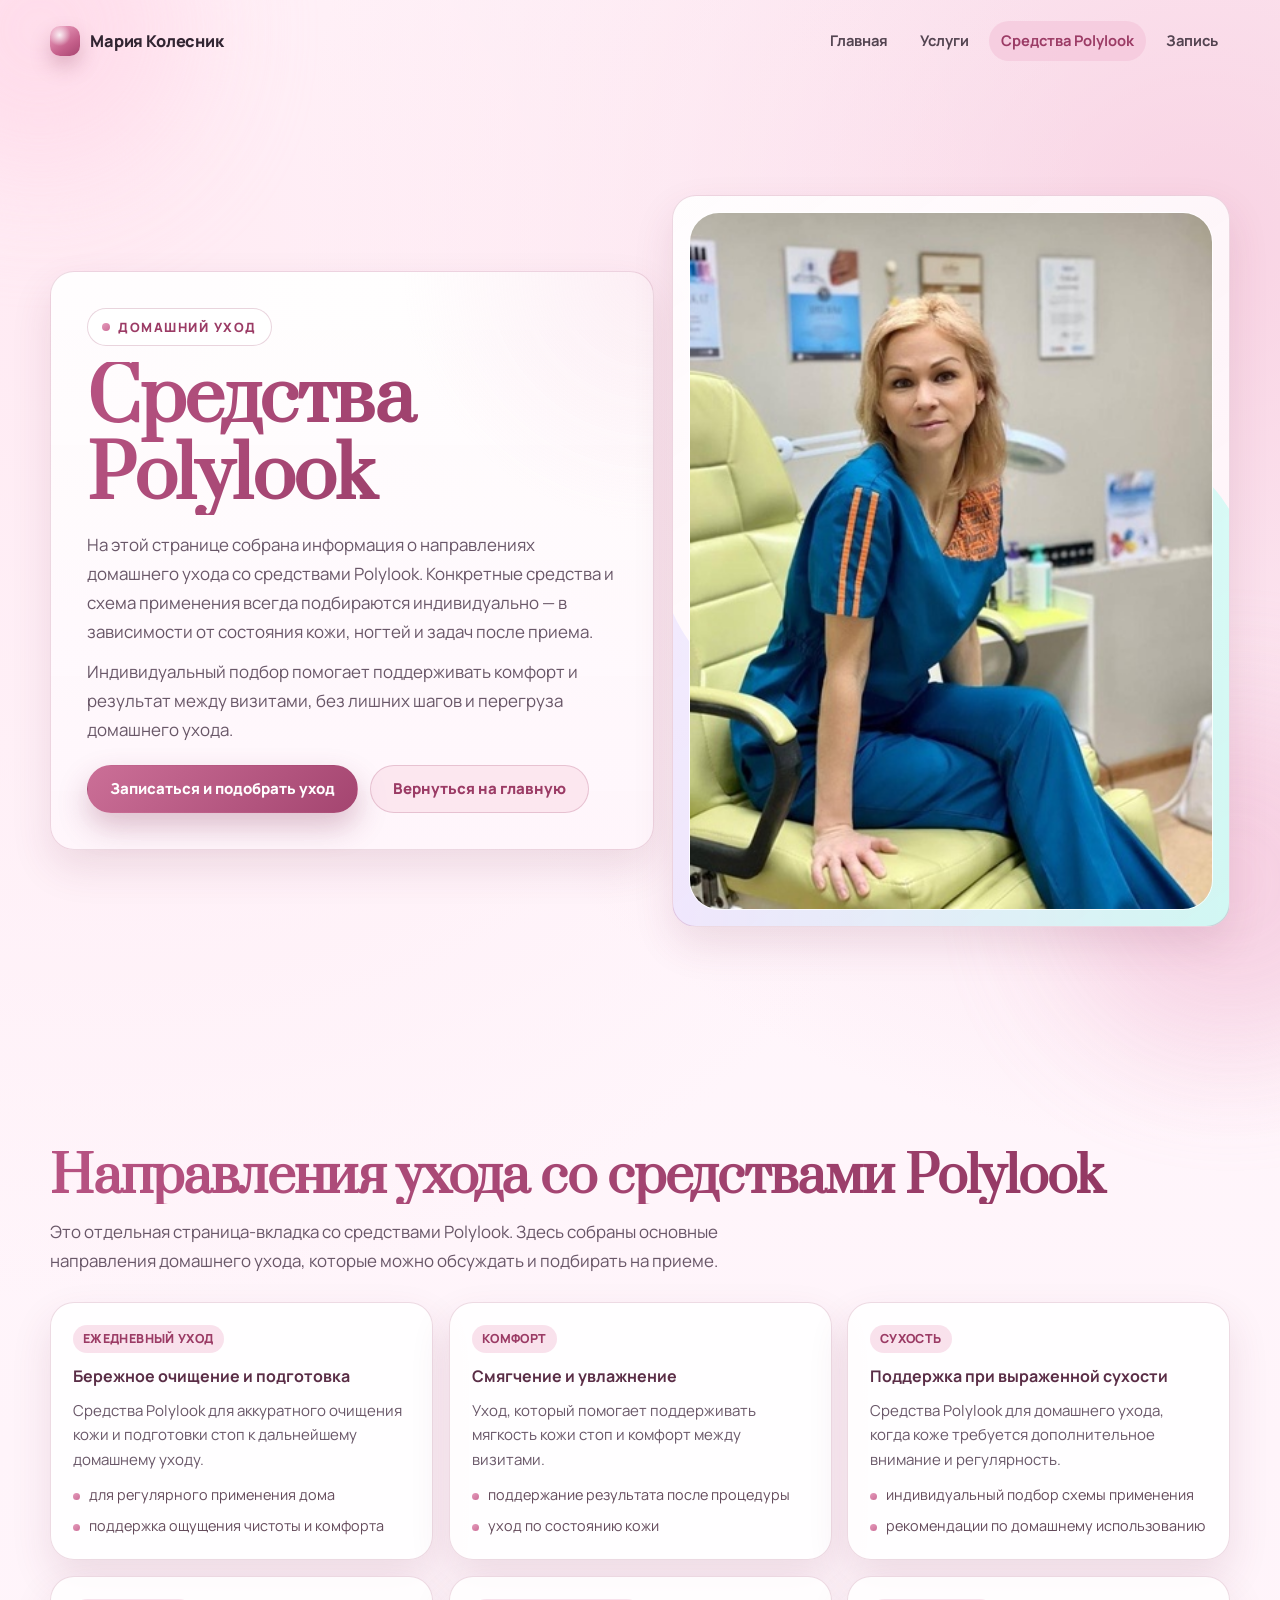
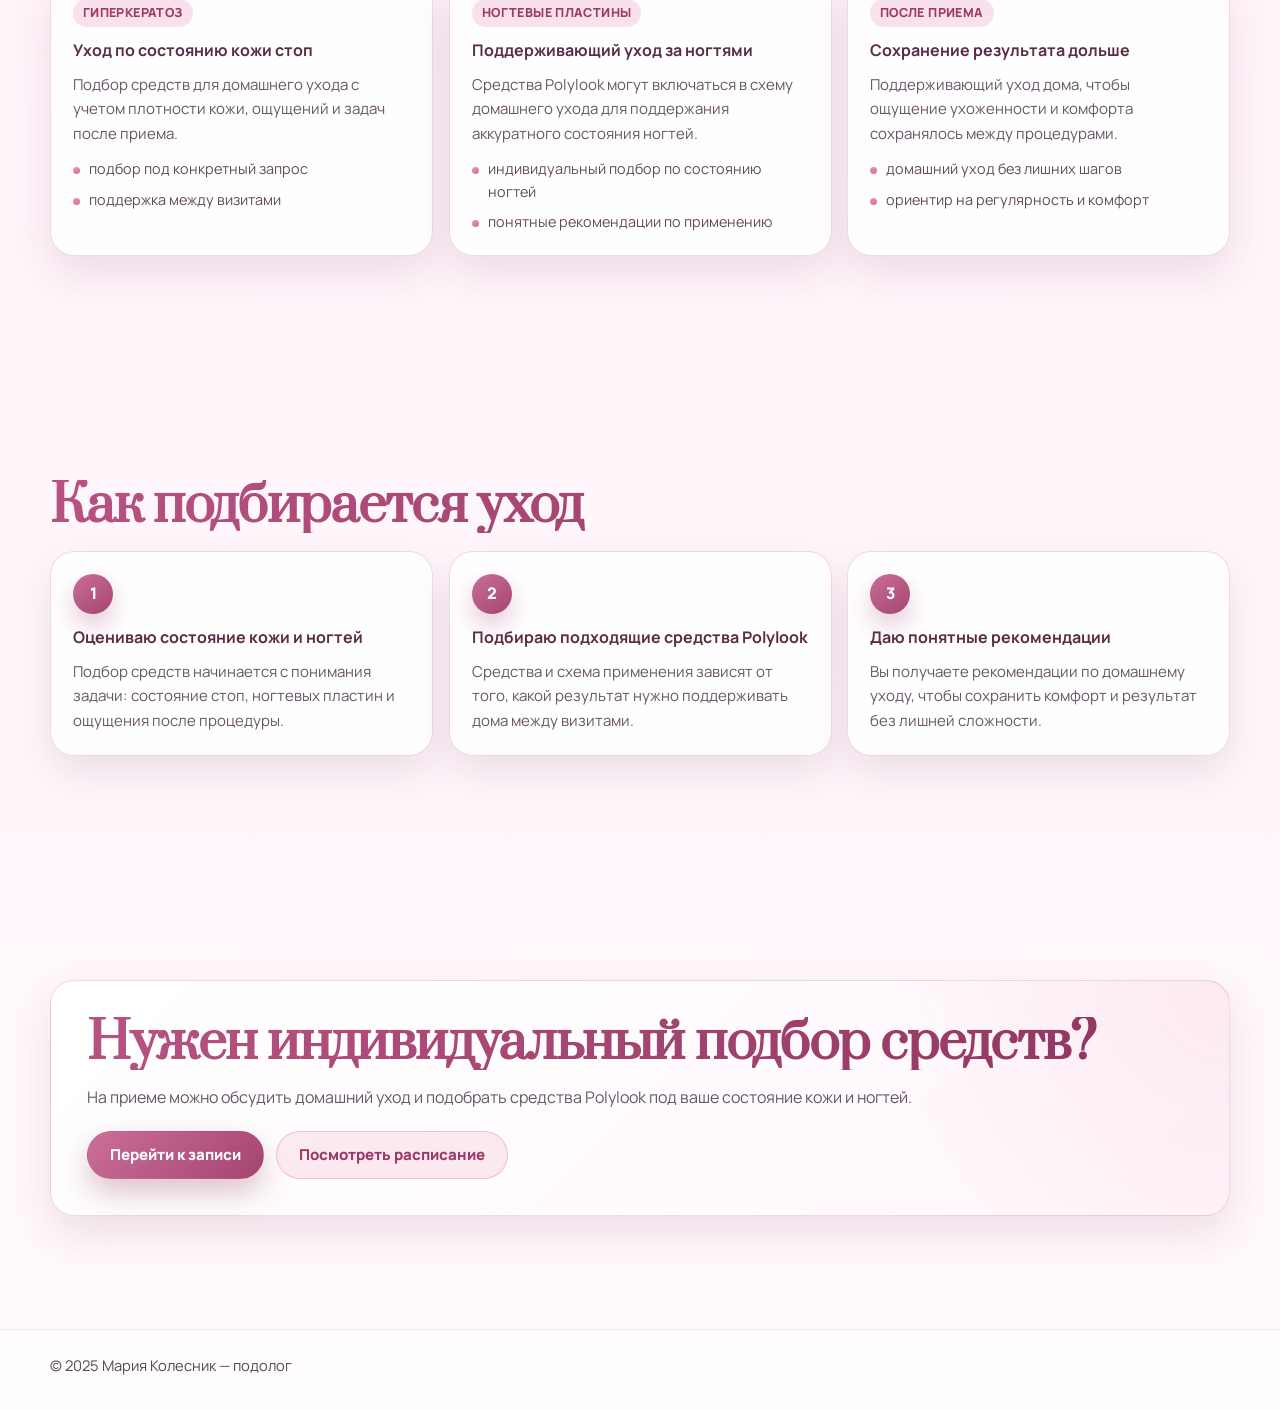
<file: polylook.html>
<!doctype html>
<html lang="ru">
<head>
  <meta charset="UTF-8" />
  <meta name="viewport" content="width=device-width, initial-scale=1.0" />
  <meta name="description" content="Средства Polylook и индивидуальный подбор домашнего ухода." />
  <title>Средства Polylook — Мария Колесник</title>
  <link rel="preconnect" href="https://fonts.googleapis.com" />
  <link rel="preconnect" href="https://fonts.gstatic.com" crossorigin />
  <link
    href="https://fonts.googleapis.com/css2?family=Manrope:wght@400;500;600;700;800&family=Prata&display=swap"
    rel="stylesheet"
  />
  <style>
    :root {
      --rose-bg: #fff9fc;
      --rose-soft: #fff1f7;
      --rose-mid: #f8d4e3;
      --rose-strong: #cc6f98;
      --rose-deep: #9b3b65;
      --ink: #322532;
      --muted: #695768;
      --line: rgba(155, 59, 101, 0.18);
      --card: rgba(255, 255, 255, 0.84);
      --radius-m: 24px;
      --radius-l: 36px;
      --shadow-soft: 0 18px 40px rgba(112, 43, 75, 0.12);
      --container: min(1180px, calc(100% - 48px));
      --header-h: 82px;
      --ease: 0.35s cubic-bezier(0.24, 0.74, 0.24, 1);
    }

    * {
      box-sizing: border-box;
      margin: 0;
      padding: 0;
    }

    html {
      scroll-behavior: smooth;
      scroll-padding-top: calc(var(--header-h) + 12px);
    }

    body {
      min-height: 100vh;
      overflow-x: hidden;
      font-family: "Manrope", "Segoe UI", sans-serif;
      color: var(--ink);
      line-height: 1.6;
      background:
        radial-gradient(circle at 8% 10%, rgba(255, 233, 242, 0.92), transparent 34%),
        radial-gradient(circle at 94% 8%, rgba(246, 196, 217, 0.72), transparent 30%),
        linear-gradient(180deg, #fffafe 0%, #fff4fa 48%, #fff9fd 100%);
    }

    body::before,
    body::after {
      content: "";
      position: fixed;
      z-index: -2;
      pointer-events: none;
      border-radius: 50%;
      filter: blur(62px);
      opacity: 0.82;
    }

    body::before {
      width: 300px;
      height: 300px;
      top: -120px;
      left: -110px;
      background: rgba(255, 214, 231, 0.9);
    }

    body::after {
      width: 340px;
      height: 340px;
      right: -120px;
      bottom: -150px;
      background: rgba(238, 176, 205, 0.54);
    }

    a {
      color: inherit;
      text-decoration: none;
    }

    .container {
      width: var(--container);
      margin: 0 auto;
    }

    .site-header {
      position: sticky;
      top: 0;
      z-index: 80;
      min-height: var(--header-h);
      border-bottom: 1px solid transparent;
      transition: background var(--ease), border-color var(--ease), box-shadow var(--ease);
    }

    .site-header.scrolled {
      background: rgba(255, 248, 252, 0.86);
      border-color: rgba(155, 59, 101, 0.12);
      box-shadow: 0 12px 24px rgba(110, 40, 73, 0.08);
      backdrop-filter: blur(12px);
    }

    .header-inner {
      min-height: var(--header-h);
      display: flex;
      align-items: center;
      gap: 18px;
    }

    .brand {
      display: inline-flex;
      align-items: center;
      gap: 10px;
      font-weight: 800;
      letter-spacing: -0.01em;
      font-size: 1.02rem;
    }

    .brand-mark {
      width: 30px;
      height: 30px;
      border-radius: 10px;
      background:
        radial-gradient(circle at 32% 30%, rgba(255, 255, 255, 0.88), transparent 38%),
        linear-gradient(145deg, #f1abc8, #c45f8a 64%, #a64570);
      box-shadow: 0 10px 20px rgba(132, 45, 83, 0.26);
    }

    .site-nav {
      margin-left: auto;
      display: flex;
      align-items: center;
      gap: 8px;
      flex-wrap: wrap;
      justify-content: flex-end;
    }

    .site-nav a {
      padding: 8px 12px;
      border-radius: 999px;
      color: rgba(50, 37, 50, 0.84);
      font-size: 0.92rem;
      font-weight: 700;
      transition: color var(--ease), background var(--ease);
    }

    .site-nav a:hover,
    .site-nav a:focus-visible,
    .site-nav a.active {
      color: var(--rose-deep);
      background: rgba(243, 194, 215, 0.58);
    }

    .section {
      padding: clamp(68px, 10vw, 112px) 0;
    }

    .hero-grid {
      display: grid;
      grid-template-columns: 1.04fr 0.96fr;
      gap: 18px;
      align-items: center;
    }

    .hero-copy,
    .hero-card,
    .card,
    .step-card,
    .cta-box {
      border-radius: var(--radius-m);
      border: 1px solid var(--line);
      background: var(--card);
      box-shadow: var(--shadow-soft);
    }

    .hero-copy {
      padding: clamp(26px, 4vw, 36px);
      background:
        radial-gradient(circle at 100% 0%, rgba(247, 203, 222, 0.3), transparent 30%),
        linear-gradient(180deg, rgba(255, 255, 255, 0.9), rgba(255, 246, 251, 0.92));
    }

    .eyebrow {
      display: inline-flex;
      align-items: center;
      gap: 8px;
      margin-bottom: 16px;
      padding: 8px 14px;
      border-radius: 999px;
      border: 1px solid rgba(155, 59, 101, 0.22);
      background: rgba(255, 255, 255, 0.72);
      color: var(--rose-deep);
      font-size: 0.8rem;
      font-weight: 800;
      letter-spacing: 0.12em;
      text-transform: uppercase;
    }

    .eyebrow::before {
      content: "";
      width: 8px;
      height: 8px;
      border-radius: 50%;
      background: linear-gradient(145deg, #e59abb, var(--rose-strong));
    }

    .gradient-title {
      font-family: "Prata", Georgia, serif;
      background: linear-gradient(120deg, #b75382, #8e355f);
      -webkit-background-clip: text;
      background-clip: text;
      color: transparent;
      letter-spacing: -0.02em;
    }

    .hero-copy h1,
    .section-title {
      font-family: "Prata", Georgia, serif;
      line-height: 1.06;
      letter-spacing: -0.02em;
      text-wrap: balance;
    }

    .hero-copy h1 {
      font-size: clamp(2.3rem, 6vw, 4.5rem);
      margin-bottom: 16px;
    }

    .hero-copy p,
    .section-subtitle {
      color: var(--muted);
      font-size: clamp(1rem, 1.5vw, 1.06rem);
      line-height: 1.7;
    }

    .hero-copy p + p {
      margin-top: 12px;
    }

    .hero-actions {
      display: flex;
      flex-wrap: wrap;
      gap: 12px;
      margin-top: 20px;
    }

    .button {
      display: inline-flex;
      align-items: center;
      justify-content: center;
      min-height: 48px;
      padding: 0 22px;
      border-radius: 999px;
      border: 1px solid transparent;
      font-size: 0.94rem;
      font-weight: 800;
      transition: transform var(--ease), box-shadow var(--ease), background var(--ease);
    }

    .button:hover,
    .button:focus-visible {
      transform: translateY(-2px);
    }

    .button-primary {
      color: #fff;
      background: linear-gradient(135deg, #cb6f97, #a44570);
      box-shadow: 0 14px 30px rgba(132, 43, 81, 0.28);
    }

    .button-soft {
      color: var(--rose-deep);
      border-color: rgba(155, 59, 101, 0.22);
      background: rgba(250, 215, 228, 0.52);
    }

    .hero-card {
      padding: 16px;
      overflow: hidden;
      min-height: 100%;
      background:
        linear-gradient(145deg, rgba(255, 255, 255, 0.88), rgba(255, 245, 250, 0.82)),
        url("images/hero-wave.svg") center/cover no-repeat;
    }

    .hero-media {
      height: 100%;
      min-height: 420px;
      overflow: hidden;
      border-radius: calc(var(--radius-l) - 6px);
      border: 1px solid rgba(255, 255, 255, 0.84);
    }

    .hero-media img {
      width: 100%;
      height: 100%;
      object-fit: cover;
      object-position: center 18%;
      display: block;
    }

    .section-title {
      font-size: clamp(2rem, 5vw, 3.15rem);
      margin-bottom: 14px;
    }

    .section-subtitle {
      max-width: 72ch;
      margin-bottom: 26px;
    }

    .products-grid {
      display: grid;
      grid-template-columns: repeat(3, minmax(0, 1fr));
      gap: 16px;
    }

    .card {
      padding: 22px;
      display: grid;
      gap: 12px;
      align-content: start;
    }

    .card-tag {
      display: inline-flex;
      width: fit-content;
      padding: 4px 10px;
      border-radius: 999px;
      background: rgba(241, 192, 214, 0.46);
      color: var(--rose-deep);
      font-size: 0.78rem;
      font-weight: 800;
      letter-spacing: 0.03em;
      text-transform: uppercase;
    }

    .card h3 {
      font-size: 1rem;
      line-height: 1.38;
      color: #5a2d46;
    }

    .card p {
      color: var(--muted);
      font-size: 0.94rem;
      line-height: 1.62;
    }

    .card ul {
      list-style: none;
      display: grid;
      gap: 8px;
    }

    .card li {
      color: #644b5b;
      font-size: 0.9rem;
      line-height: 1.55;
      padding-left: 16px;
      position: relative;
    }

    .card li::before {
      content: "";
      position: absolute;
      left: 0;
      top: 9px;
      width: 7px;
      height: 7px;
      border-radius: 50%;
      background: linear-gradient(145deg, #e59abb, var(--rose-strong));
    }

    .steps-grid {
      display: grid;
      grid-template-columns: repeat(3, minmax(0, 1fr));
      gap: 16px;
      margin-top: 18px;
    }

    .step-card {
      padding: 22px;
      display: grid;
      gap: 12px;
    }

    .step-no {
      width: 40px;
      height: 40px;
      border-radius: 50%;
      display: grid;
      place-items: center;
      color: #fff;
      background: linear-gradient(145deg, #cb6f97, #a44570);
      font-weight: 800;
      box-shadow: 0 12px 24px rgba(132, 43, 81, 0.24);
    }

    .step-card h3 {
      color: #5a2d46;
      font-size: 1rem;
      line-height: 1.38;
    }

    .step-card p {
      color: var(--muted);
      font-size: 0.94rem;
      line-height: 1.62;
    }

    .cta-box {
      padding: clamp(26px, 4vw, 36px);
      background:
        radial-gradient(circle at 100% 0%, rgba(247, 203, 222, 0.34), transparent 30%),
        linear-gradient(135deg, rgba(255, 255, 255, 0.9), rgba(255, 246, 251, 0.92));
    }

    .cta-box p {
      color: var(--muted);
      font-size: 1rem;
      line-height: 1.68;
      margin: 14px 0 20px;
    }

    .footer {
      padding: 24px 0 32px;
      border-top: 1px solid rgba(155, 59, 101, 0.12);
      background: rgba(255, 255, 255, 0.5);
    }

    .footer p {
      color: rgba(74, 50, 63, 0.9);
      font-size: 0.92rem;
    }

    .reveal {
      opacity: 0;
      transform: translateY(24px) scale(0.985);
      transition: opacity 0.75s ease, transform 0.75s ease;
      will-change: transform, opacity;
    }

    .reveal[data-reveal="left"] {
      transform: translateX(-34px);
    }

    .reveal[data-reveal="right"] {
      transform: translateX(34px);
    }

    .reveal[data-reveal="scale"] {
      transform: scale(0.94);
    }

    .reveal.on {
      opacity: 1;
      transform: none;
    }

    @media (max-width: 1080px) {
      .hero-grid,
      .products-grid,
      .steps-grid {
        grid-template-columns: repeat(2, minmax(0, 1fr));
      }

      .hero-grid {
        grid-template-columns: 1fr;
      }
    }

    @media (max-width: 820px) {
      :root {
        --header-h: 76px;
      }

      .site-nav {
        gap: 6px;
      }

      .site-nav a {
        padding: 8px 10px;
      }

      .products-grid,
      .steps-grid {
        grid-template-columns: 1fr;
      }
    }

    @media (max-width: 620px) {
      :root {
        --container: min(1180px, calc(100% - 28px));
      }

      .section {
        padding: 60px 0;
      }

      .hero-actions {
        flex-direction: column;
      }

      .button {
        width: 100%;
      }

      .hero-media {
        min-height: 320px;
      }
    }

    @media (prefers-reduced-motion: reduce) {
      *,
      *::before,
      *::after {
        animation: none !important;
        transition: none !important;
      }

      html {
        scroll-behavior: auto;
      }
    }
  </style>
</head>
<body>
  <header class="site-header" id="top">
    <div class="container header-inner">
      <a class="brand" href="index.html" aria-label="На главную">
        <span class="brand-mark" aria-hidden="true"></span>
        <span>Мария Колесник</span>
      </a>

      <nav class="site-nav" aria-label="Навигация">
        <a href="index.html">Главная</a>
        <a href="index.html#services">Услуги</a>
        <a href="polylook.html" class="active">Средства Polylook</a>
        <a href="index.html#contact">Запись</a>
      </nav>
    </div>
  </header>

  <main>
    <section class="section">
      <div class="container hero-grid">
        <div class="hero-copy reveal" data-reveal="left">
          <span class="eyebrow">Домашний уход</span>
          <h1 class="gradient-title">Средства Polylook</h1>
          <p>На этой странице собрана информация о направлениях домашнего ухода со средствами Polylook. Конкретные средства и схема применения всегда подбираются индивидуально — в зависимости от состояния кожи, ногтей и задач после приема.</p>
          <p>Индивидуальный подбор помогает поддерживать комфорт и результат между визитами, без лишних шагов и перегруза домашнего ухода.</p>
          <div class="hero-actions">
            <a class="button button-primary" href="index.html#contact">Записаться и подобрать уход</a>
            <a class="button button-soft" href="index.html">Вернуться на главную</a>
          </div>
        </div>

        <div class="hero-card reveal" data-reveal="right">
          <div class="hero-media">
            <img src="maria.jpg" alt="Мария Колесник и домашний уход Polylook" />
          </div>
        </div>
      </div>
    </section>

    <section class="section">
      <div class="container">
        <h2 class="section-title gradient-title reveal">Направления ухода со средствами Polylook</h2>
        <p class="section-subtitle reveal" data-delay="0.04">Это отдельная страница-вкладка со средствами Polylook. Здесь собраны основные направления домашнего ухода, которые можно обсуждать и подбирать на приеме.</p>
        <div class="products-grid" id="productsGrid"></div>
      </div>
    </section>

    <section class="section">
      <div class="container">
        <h2 class="section-title gradient-title reveal">Как подбирается уход</h2>
        <div class="steps-grid">
          <article class="step-card reveal" data-delay="0.04" data-reveal="scale">
            <div class="step-no">1</div>
            <h3>Оцениваю состояние кожи и ногтей</h3>
            <p>Подбор средств начинается с понимания задачи: состояние стоп, ногтевых пластин и ощущения после процедуры.</p>
          </article>

          <article class="step-card reveal" data-delay="0.08" data-reveal="scale">
            <div class="step-no">2</div>
            <h3>Подбираю подходящие средства Polylook</h3>
            <p>Средства и схема применения зависят от того, какой результат нужно поддерживать дома между визитами.</p>
          </article>

          <article class="step-card reveal" data-delay="0.12" data-reveal="scale">
            <div class="step-no">3</div>
            <h3>Даю понятные рекомендации</h3>
            <p>Вы получаете рекомендации по домашнему уходу, чтобы сохранить комфорт и результат без лишней сложности.</p>
          </article>
        </div>
      </div>
    </section>

    <section class="section">
      <div class="container">
        <div class="cta-box reveal">
          <h2 class="section-title gradient-title">Нужен индивидуальный подбор средств?</h2>
          <p>На приеме можно обсудить домашний уход и подобрать средства Polylook под ваше состояние кожи и ногтей.</p>
          <div class="hero-actions">
            <a class="button button-primary" href="index.html#contact">Перейти к записи</a>
            <a class="button button-soft" href="index.html#schedule">Посмотреть расписание</a>
          </div>
        </div>
      </div>
    </section>
  </main>

  <footer class="footer">
    <div class="container">
      <p>© 2025 Мария Колесник — подолог</p>
    </div>
  </footer>

  <script src="products.js"></script>
  <script>
    (() => {
      const header = document.querySelector(".site-header");
      const revealNodes = Array.from(document.querySelectorAll(".reveal"));
      const productsGrid = document.getElementById("productsGrid");
      const products = Array.isArray(window.polylookProducts) ? window.polylookProducts : [];

      if (productsGrid && products.length) {
        productsGrid.innerHTML = products
          .map((product, index) => {
            const points = Array.isArray(product.points)
              ? product.points.map((point) => `<li>${point}</li>`).join("")
              : "";

            return `
              <article class="card reveal" data-delay="${(index + 1) * 0.04}" data-reveal="scale">
                <span class="card-tag">${product.tag}</span>
                <h3>${product.title}</h3>
                <p>${product.description}</p>
                <ul>${points}</ul>
              </article>
            `;
          })
          .join("");
      }

      const revealTargets = Array.from(document.querySelectorAll(".reveal"));
      if (revealTargets.length) {
        revealTargets.forEach((node) => {
          const delay = Number.parseFloat(node.dataset.delay || "0");
          if (!Number.isNaN(delay) && delay > 0) node.style.transitionDelay = `${delay}s`;
        });

        const observer = new IntersectionObserver(
          (entries, obs) => {
            entries.forEach((entry) => {
              if (!entry.isIntersecting) return;
              entry.target.classList.add("on");
              obs.unobserve(entry.target);
            });
          },
          { threshold: 0.14, rootMargin: "0px 0px -8% 0px" }
        );

        revealTargets.forEach((node) => observer.observe(node));
      }

      const onScroll = () => {
        if (header) header.classList.toggle("scrolled", window.scrollY > 16);
      };

      window.addEventListener("scroll", onScroll, { passive: true });
      onScroll();
    })();
  </script>
</body>
</html>
</file>
<file: article.css>
@font-face {
  font-family: "Onest";
  src: url("images/fonts/Onest-Variable.ttf") format("truetype");
  font-weight: 100 900;
  font-style: normal;
  font-display: swap;
}

:root {
  color-scheme: light;
  --canvas: #edf1ee;
  --surface: #f8faf8;
  --surface-strong: #ffffff;
  --surface-tint: #e4ebe7;
  --ink: #102018;
  --ink-soft: #263d32;
  --muted: #66756d;
  --accent: #2f5d4b;
  --accent-deep: #17372b;
  --accent-pale: #dce8e1;
  --line: rgba(16, 32, 24, 0.12);
  --line-light: rgba(255, 255, 255, 0.16);
  --shadow-soft: 0 18px 48px rgba(22, 47, 36, 0.08);
  --shadow-hero: 0 34px 100px rgba(17, 43, 31, 0.18);
  --radius-xl: 36px;
  --radius-lg: 28px;
  --radius-md: 20px;
  --radius-sm: 12px;
  --container: 1340px;
}

* {
  box-sizing: border-box;
}

html {
  scroll-behavior: smooth;
  scroll-padding-top: 104px;
}

body {
  margin: 0;
  min-width: 320px;
  overflow-x: hidden;
  background: var(--canvas);
  color: var(--ink);
  font-family: "Onest", Arial, sans-serif;
  font-size: 16px;
  line-height: 1.55;
  text-rendering: optimizeLegibility;
  -webkit-font-smoothing: antialiased;
}

body::before {
  position: fixed;
  inset: 0;
  z-index: -1;
  background:
    linear-gradient(90deg, transparent 0 49.9%, rgba(36, 68, 53, 0.035) 50%, transparent 50.1%),
    linear-gradient(180deg, rgba(255, 255, 255, 0.6), transparent 34rem);
  content: "";
  pointer-events: none;
}

img,
picture {
  display: block;
  max-width: 100%;
}

a {
  color: inherit;
  text-decoration-thickness: 1px;
  text-underline-offset: 0.2em;
}

button,
summary,
a {
  -webkit-tap-highlight-color: transparent;
}

:focus-visible {
  outline: 3px solid rgba(47, 93, 75, 0.42);
  outline-offset: 4px;
}

.skip-link {
  position: fixed;
  top: 12px;
  left: 12px;
  z-index: 100;
  transform: translateY(-160%);
  border-radius: 999px;
  background: var(--surface-strong);
  padding: 12px 18px;
  color: var(--ink);
  font-weight: 650;
  transition: transform 180ms ease;
}

.skip-link:focus {
  transform: translateY(0);
}

.site-header,
.hero-section,
.intro-strip,
.section,
.seo-teaser,
.site-footer,
.seo-main {
  width: min(calc(100% - 40px), var(--container));
  margin-inline: auto;
}

.site-header {
  position: sticky;
  top: 14px;
  z-index: 30;
  display: grid;
  grid-template-columns: auto 1fr auto;
  align-items: center;
  min-height: 66px;
  margin-top: 14px;
  border: 1px solid rgba(255, 255, 255, 0.72);
  border-radius: 999px;
  background: rgba(248, 250, 248, 0.82);
  box-shadow: 0 12px 38px rgba(21, 47, 34, 0.08);
  padding: 8px 10px 8px 24px;
  backdrop-filter: blur(22px) saturate(150%);
}

.brand {
  text-decoration: none;
}

.brand-name {
  font-size: 0.98rem;
  font-weight: 720;
  letter-spacing: -0.02em;
}

.site-header nav {
  display: flex;
  justify-content: center;
  gap: clamp(18px, 3vw, 42px);
}

.site-header nav a {
  color: var(--muted);
  font-size: 0.88rem;
  font-weight: 520;
  text-decoration: none;
  transition: color 160ms ease;
}

.site-header nav a:hover {
  color: var(--ink);
}

.header-contact,
.button {
  display: inline-flex;
  min-height: 48px;
  align-items: center;
  justify-content: center;
  border-radius: 999px;
  padding: 0 24px;
  font-weight: 680;
  text-decoration: none;
  transition: transform 180ms ease, background-color 180ms ease, color 180ms ease, box-shadow 180ms ease;
}

.header-contact {
  min-height: 48px;
  background: var(--accent-deep);
  color: #fff;
  font-size: 0.9rem;
}

.header-contact:hover,
.button:hover {
  transform: translateY(-2px);
}

.hero-section {
  position: relative;
  isolation: isolate;
  aspect-ratio: 1731 / 909;
  margin-top: 24px;
  overflow: hidden;
  border: 1px solid rgba(255, 255, 255, 0.44);
  border-radius: var(--radius-xl);
  background: var(--accent-deep);
  box-shadow: var(--shadow-hero);
}

.hero-section::after {
  position: absolute;
  inset: 0;
  z-index: -1;
  background: linear-gradient(90deg, rgba(9, 25, 18, 0.88) 0%, rgba(9, 25, 18, 0.69) 35%, rgba(9, 25, 18, 0.16) 66%, rgba(9, 25, 18, 0) 100%);
  content: "";
  pointer-events: none;
}

.hero-copy {
  position: relative;
  z-index: 2;
  display: flex;
  width: min(53%, 680px);
  height: 100%;
  flex-direction: column;
  justify-content: center;
  padding: clamp(42px, 5vw, 86px);
  color: #fff;
}

.eyebrow {
  margin: 0 0 22px;
  color: inherit;
  font-size: clamp(0.72rem, 1vw, 0.86rem);
  font-weight: 690;
  letter-spacing: 0.14em;
  line-height: 1.3;
  text-transform: uppercase;
}

.hero-section h1,
.seo-hero h1 {
  margin: 0;
  font-size: clamp(4rem, 7vw, 7.5rem);
  font-weight: 470;
  letter-spacing: -0.075em;
  line-height: 0.84;
}

.hero-lead {
  max-width: 580px;
  margin: clamp(24px, 3vw, 42px) 0 0;
  color: rgba(255, 255, 255, 0.76);
  font-size: clamp(0.94rem, 1.2vw, 1.12rem);
  line-height: 1.62;
}

.hero-actions {
  display: flex;
  align-items: center;
  gap: 26px;
  margin-top: clamp(28px, 3.4vw, 48px);
}

.button-primary {
  background: #fff;
  box-shadow: 0 10px 30px rgba(8, 23, 16, 0.16);
  color: var(--accent-deep);
}

.button-primary:hover {
  background: var(--accent-pale);
  box-shadow: 0 14px 34px rgba(8, 23, 16, 0.22);
}

.text-link {
  display: inline-flex;
  align-items: center;
  gap: 10px;
  color: inherit;
  font-weight: 640;
  text-decoration: none;
}

.text-link::after {
  content: "→";
  transition: transform 180ms ease;
}

.text-link:hover::after {
  transform: translateX(4px);
}

.hero-portrait {
  position: absolute;
  inset: 0;
  z-index: -2;
  margin: 0;
}

.hero-portrait picture,
.hero-portrait img {
  width: 100%;
  height: 100%;
}

.hero-portrait img {
  object-fit: cover;
}

.intro-strip {
  display: grid;
  grid-template-columns: minmax(240px, 0.8fr) minmax(320px, 1.05fr) minmax(220px, 0.62fr);
  gap: clamp(36px, 6vw, 92px);
  align-items: center;
  padding-top: clamp(92px, 10vw, 152px);
  padding-bottom: clamp(54px, 6vw, 88px);
}

.intro-strip > p {
  margin: 0;
  color: var(--muted);
  font-size: 1.02rem;
}

.intro-strip > p strong {
  display: block;
  margin-bottom: 20px;
  color: var(--ink);
  font-size: clamp(2rem, 3.2vw, 3.7rem);
  font-weight: 500;
  letter-spacing: -0.055em;
  line-height: 1.02;
}

.intro-facts {
  display: grid;
}

.intro-facts span {
  position: relative;
  border-bottom: 1px solid var(--line);
  padding: 18px 0 18px 34px;
  color: var(--ink-soft);
  font-size: clamp(0.94rem, 1.1vw, 1.06rem);
  font-weight: 570;
}

.intro-facts span:first-child {
  border-top: 1px solid var(--line);
}

.intro-facts span::before {
  position: absolute;
  top: 1.7em;
  left: 2px;
  width: 9px;
  height: 9px;
  border-radius: 50%;
  background: var(--accent);
  box-shadow: 0 0 0 6px rgba(47, 93, 75, 0.1);
  content: "";
}

.intro-media {
  margin: 0;
  overflow: hidden;
  border-radius: var(--radius-lg);
  background: var(--surface-tint);
  box-shadow: var(--shadow-soft);
}

.intro-media img {
  width: 100%;
  height: auto;
  aspect-ratio: 1122 / 1402;
  object-fit: contain;
}

.section {
  padding-block: clamp(92px, 10vw, 150px);
}

.section-heading {
  display: flex;
  align-items: end;
  justify-content: space-between;
  margin-bottom: clamp(44px, 5vw, 76px);
}

.section-heading h2,
.schedule-copy h2,
.about-copy h2,
.contact-content h2,
.seo-teaser h2,
.seo-article h2,
.seo-final-cta h2 {
  margin: 0;
  font-size: clamp(2.4rem, 5vw, 5.8rem);
  font-weight: 480;
  letter-spacing: -0.065em;
  line-height: 0.98;
}

.services-section {
  border-top: 1px solid var(--line);
  padding-top: clamp(58px, 6vw, 90px);
}

.service-groups {
  display: grid;
  grid-template-columns: minmax(0, 1.1fr) minmax(0, 0.9fr);
  gap: 24px;
}

.service-group {
  align-self: start;
  overflow: hidden;
  border: 1px solid rgba(255, 255, 255, 0.64);
  border-radius: var(--radius-lg);
  background: rgba(248, 250, 248, 0.76);
  box-shadow: var(--shadow-soft);
  padding: clamp(24px, 3vw, 42px);
  backdrop-filter: blur(12px);
}

.service-group-main,
.service-group:last-child {
  display: grid;
  grid-column: 1 / -1;
  grid-template-columns: 1fr 1fr;
  column-gap: clamp(28px, 5vw, 76px);
}

.service-group-main h3,
.service-group:last-child h3 {
  grid-column: 1 / -1;
}

.service-group-tinted {
  background: var(--accent-pale);
}

.service-group h3 {
  margin: 0 0 18px;
  color: var(--muted);
  font-size: 0.78rem;
  font-weight: 720;
  letter-spacing: 0.14em;
  text-transform: uppercase;
}

.service-item {
  position: relative;
  border-top: 1px solid var(--line);
}

.service-item summary {
  display: grid;
  grid-template-columns: minmax(0, 1fr) auto;
  gap: 24px;
  align-items: start;
  min-height: 86px;
  cursor: pointer;
  list-style: none;
  padding: 22px 34px 22px 0;
  color: var(--ink);
}

.service-item summary::-webkit-details-marker {
  display: none;
}

.service-item summary::after {
  position: absolute;
  top: 27px;
  right: 2px;
  color: var(--accent);
  content: "+";
  font-size: 1.25rem;
  font-weight: 400;
  line-height: 1;
  transition: transform 180ms ease;
}

.service-item[open] summary::after {
  transform: rotate(45deg);
}

.service-item-no-copy summary {
  cursor: default;
  padding-right: 0;
}

.service-item-no-copy summary::after {
  display: none;
}

.service-item summary span {
  font-size: clamp(0.96rem, 1.12vw, 1.08rem);
  font-weight: 560;
  line-height: 1.42;
}

.service-item summary strong {
  color: var(--accent-deep);
  font-size: 1.02rem;
  font-variant-numeric: tabular-nums;
  font-weight: 730;
  white-space: nowrap;
}

.service-item p {
  position: relative;
  margin: -4px 0 22px;
  border-radius: var(--radius-sm);
  background: var(--surface-strong);
  padding: 16px 18px 16px 50px;
  color: #465a50;
  font-size: 0.91rem;
  line-height: 1.62;
}

.service-item p::before {
  position: absolute;
  top: 17px;
  left: 18px;
  width: 19px;
  height: 19px;
  background: url("images/info-circle.svg") center / contain no-repeat;
  content: "";
  opacity: 0.68;
}

.schedule-section {
  display: grid;
  grid-template-columns: minmax(300px, 0.78fr) minmax(420px, 1.22fr);
  gap: clamp(38px, 6vw, 88px);
  align-items: stretch;
  margin-bottom: 0;
  border: 1px solid rgba(255, 255, 255, 0.7);
  border-radius: var(--radius-xl);
  background: rgba(248, 250, 248, 0.78);
  box-shadow: var(--shadow-soft);
  padding: clamp(28px, 5vw, 72px);
}

.schedule-info {
  display: flex;
  flex-direction: column;
  justify-content: space-between;
}

.schedule-copy h2 {
  font-size: clamp(3rem, 5vw, 5.2rem);
}

.schedule-list {
  display: grid;
  margin: clamp(50px, 7vw, 100px) 0 0;
}

.schedule-list div {
  display: grid;
  grid-template-columns: 118px 1fr;
  gap: 20px;
  border-top: 1px solid var(--line);
  padding: 17px 0;
}

.schedule-list dt,
.schedule-list dd {
  margin: 0;
}

.schedule-list dt {
  color: var(--muted);
  font-size: 0.84rem;
}

.schedule-list dd {
  color: var(--ink-soft);
  font-size: 0.96rem;
  font-weight: 570;
}

.schedule-list a {
  color: var(--accent);
}

.map-card {
  position: relative;
  min-height: 570px;
  overflow: hidden;
  border-radius: var(--radius-lg);
  background: var(--surface-tint);
}

.map-card iframe {
  width: 100%;
  height: 100%;
  border: 0;
  filter: saturate(0.72) contrast(1.02);
}

.route-link {
  display: inline-flex;
  min-height: 46px;
  align-items: center;
  justify-content: center;
  border-radius: 999px;
  background: var(--accent-deep);
  padding: 0 21px;
  color: #fff;
  font-size: 0.9rem;
  font-weight: 660;
  text-decoration: none;
}

.map-card .route-link {
  position: absolute;
  right: 18px;
  bottom: 18px;
  box-shadow: 0 10px 30px rgba(10, 28, 20, 0.2);
}

.about-section {
  display: grid;
  grid-template-columns: minmax(0, 1.12fr) minmax(260px, 0.58fr);
  gap: clamp(54px, 10vw, 150px);
  align-items: center;
  padding-block: clamp(92px, 8vw, 120px);
  padding-inline: clamp(28px, 7vw, 100px);
}

.about-copy p {
  max-width: 760px;
  margin: clamp(34px, 5vw, 68px) 0 0;
  color: var(--ink-soft);
  font-size: clamp(1.18rem, 2vw, 2rem);
  letter-spacing: -0.025em;
  line-height: 1.48;
}

.about-photo {
  overflow: hidden;
  border-radius: var(--radius-lg);
  background: var(--surface-tint);
  box-shadow: var(--shadow-hero);
}

.about-photo img {
  width: 100%;
  height: auto;
  aspect-ratio: 3 / 4;
  object-fit: contain;
}

.contact-section {
  position: relative;
  overflow: hidden;
  margin-block: 0 clamp(80px, 10vw, 150px);
  border-radius: var(--radius-xl);
  background: var(--accent-deep);
  box-shadow: var(--shadow-hero);
  padding: clamp(38px, 7vw, 96px);
  color: #fff;
}

.contact-section::after {
  position: absolute;
  right: -12%;
  bottom: -55%;
  width: 52%;
  aspect-ratio: 1;
  border: 1px solid rgba(255, 255, 255, 0.09);
  border-radius: 50%;
  box-shadow: 0 0 0 60px rgba(255, 255, 255, 0.025), 0 0 0 120px rgba(255, 255, 255, 0.018);
  content: "";
  pointer-events: none;
}

.contact-content {
  position: relative;
  z-index: 1;
  display: grid;
  grid-template-columns: minmax(260px, 0.72fr) minmax(460px, 1.28fr);
  column-gap: clamp(48px, 9vw, 140px);
}

.contact-content h2 {
  grid-column: 1;
  grid-row: 1;
  font-size: clamp(3.2rem, 6vw, 6.8rem);
}

.section-anchor {
  text-decoration: none;
}

.contact-content > p:not(.contact-options-title) {
  grid-column: 1;
  grid-row: 2 / span 3;
  align-self: start;
  margin: 36px 0 0;
  color: rgba(255, 255, 255, 0.65);
  font-size: 1rem;
}

.contact-content > p strong {
  color: #fff;
  font-weight: 620;
}

.contact-primary {
  display: grid;
  grid-column: 2;
  grid-row: 1;
  grid-template-columns: 54px 1fr auto;
  gap: 18px;
  align-items: center;
  min-height: 98px;
  border-radius: var(--radius-md);
  background: #fff;
  box-shadow: 0 18px 54px rgba(7, 22, 15, 0.18);
  padding: 18px 24px;
  color: var(--ink);
  text-decoration: none;
  transition: transform 180ms ease, background-color 180ms ease;
}

.contact-primary:hover {
  transform: translateY(-3px);
  background: #f1f7f3;
}

.contact-primary-icon,
.contact-icon {
  display: grid;
  place-items: center;
}

.contact-primary-icon {
  width: 54px;
  height: 54px;
  border-radius: 16px;
  background: #f0f3f1;
}

.contact-primary strong,
.contact-link strong {
  display: block;
  font-size: 1.04rem;
  font-weight: 680;
}

.contact-primary small,
.contact-link small {
  display: block;
  margin-top: 2px;
  color: var(--muted);
  font-size: 0.82rem;
}

.contact-arrow,
.contact-link-arrow {
  color: var(--muted);
  font-size: 1.15rem;
}

.contact-options-title {
  grid-column: 2;
  grid-row: 2;
  margin: 30px 0 12px;
  color: rgba(255, 255, 255, 0.47);
  font-size: 0.75rem;
  font-weight: 680;
  letter-spacing: 0.12em;
  text-transform: uppercase;
}

.contact-links {
  display: grid;
  grid-column: 2;
  grid-row: 3;
  grid-template-columns: 1fr 1fr;
  border-top: 1px solid var(--line-light);
}

.contact-link {
  display: grid;
  grid-template-columns: 40px 1fr auto;
  gap: 12px;
  align-items: center;
  min-height: 82px;
  border-bottom: 1px solid var(--line-light);
  padding: 14px 16px 14px 0;
  color: #fff;
  text-decoration: none;
  transition: background-color 160ms ease, padding-left 160ms ease;
}

.contact-link:nth-child(odd) {
  border-right: 1px solid var(--line-light);
}

.contact-link:nth-child(even) {
  padding-left: 18px;
}

.contact-link:hover {
  background: rgba(255, 255, 255, 0.045);
}

.contact-link small {
  color: rgba(255, 255, 255, 0.52);
}

.contact-link:first-child .contact-icon img {
  filter: brightness(0) invert(1);
  opacity: 0.72;
}

.contact-link-arrow {
  color: rgba(255, 255, 255, 0.42);
}

.seo-teaser {
  display: flex;
  align-items: end;
  justify-content: space-between;
  gap: 32px;
  margin-bottom: clamp(90px, 10vw, 150px);
  border-top: 1px solid var(--line);
  border-bottom: 1px solid var(--line);
  padding-block: 42px;
}

.seo-teaser h2 {
  font-size: clamp(1.8rem, 3vw, 3.1rem);
}

.seo-teaser p {
  margin: 12px 0 0;
  color: var(--muted);
}

.site-footer {
  display: flex;
  align-items: center;
  justify-content: space-between;
  border-top: 1px solid var(--line);
  padding-block: 28px 40px;
  color: var(--muted);
  font-size: 0.82rem;
}

.site-footer p {
  margin: 0;
}

.footer-links {
  display: flex;
  gap: 22px;
}

.footer-links a {
  text-decoration: none;
}

/* SEO detail page */

.seo-main {
  padding-top: 44px;
}

.breadcrumbs {
  display: flex;
  gap: 10px;
  margin-bottom: 24px;
  color: var(--muted);
  font-size: 0.82rem;
}

.breadcrumbs a {
  text-decoration: none;
}

.seo-hero {
  display: grid;
  grid-template-columns: minmax(410px, 0.9fr) minmax(420px, 1.1fr);
  overflow: hidden;
  border-radius: var(--radius-xl);
  background: var(--accent-deep);
  box-shadow: var(--shadow-hero);
  color: #fff;
}

.seo-hero-copy {
  display: flex;
  flex-direction: column;
  justify-content: center;
  padding: clamp(42px, 4.5vw, 64px);
}

.seo-hero h1 {
  font-size: clamp(2.75rem, 3.4vw, 4.8rem);
  line-height: 0.92;
}

.seo-hero-copy > p:not(.eyebrow) {
  max-width: 540px;
  margin: 32px 0;
  color: rgba(255, 255, 255, 0.68);
  font-size: 1.02rem;
}

.seo-hero-copy .button {
  align-self: flex-start;
}

.seo-hero-image,
.seo-hero-image picture,
.seo-hero-image img {
  width: 100%;
  height: 100%;
  margin: 0;
}

.seo-hero-image {
  background: #d8d8cf;
}

.seo-hero-image img {
  object-fit: contain;
}

.seo-article {
  width: min(100%, 1120px);
  margin: 0 auto;
  padding-block: clamp(92px, 10vw, 150px);
}

.seo-article > section {
  margin-top: 26px;
  border: 1px solid rgba(255, 255, 255, 0.62);
  border-radius: var(--radius-lg);
  background: rgba(248, 250, 248, 0.78);
  box-shadow: var(--shadow-soft);
  padding: clamp(28px, 5vw, 64px);
}

.seo-article > section:first-child {
  margin-top: 0;
}

.seo-article h2 {
  max-width: 820px;
  font-size: clamp(2rem, 4vw, 4.25rem);
}

.seo-article section > p {
  max-width: 760px;
  margin: 24px 0 0;
  color: var(--muted);
  font-size: 1.02rem;
}

.seo-list {
  display: grid;
  grid-template-columns: 1fr 1fr;
  gap: 0 42px;
  margin: 38px 0 0;
  padding: 0;
  list-style: none;
}

.seo-list li {
  position: relative;
  border-top: 1px solid var(--line);
  padding: 17px 0 17px 26px;
}

.seo-list li::before {
  position: absolute;
  top: 1.55em;
  left: 2px;
  width: 7px;
  height: 7px;
  border-radius: 50%;
  background: var(--accent);
  content: "";
}

.seo-service-overview {
  display: grid;
  grid-template-columns: 0.8fr 1.2fr;
  gap: clamp(38px, 7vw, 90px);
}

.seo-service-overview dl,
.seo-location dl {
  margin: 0;
}

.seo-service-overview dl div,
.seo-location dl div {
  border-top: 1px solid var(--line);
  padding: 17px 0;
}

.seo-service-overview dt,
.seo-location dt {
  font-weight: 670;
}

.seo-service-overview dd,
.seo-location dd {
  margin: 4px 0 0;
  color: var(--muted);
  font-size: 0.9rem;
}

.seo-service-overview .text-link {
  margin-top: 30px;
  color: var(--accent);
}

.seo-approach-grid {
  display: grid;
  grid-template-columns: 1fr 1fr;
  gap: 16px;
  margin-top: 42px;
}

.seo-approach-grid p {
  margin: 0;
  border-radius: var(--radius-md);
  background: var(--accent-pale);
  padding: 26px;
}

.seo-approach-grid strong,
.seo-approach-grid span {
  display: block;
}

.seo-approach-grid span {
  margin-top: 7px;
  color: var(--muted);
  font-size: 0.9rem;
}

.seo-location {
  display: grid;
  grid-template-columns: 1fr 0.9fr auto;
  gap: 38px;
  align-items: end;
}

.seo-faq details {
  border-top: 1px solid var(--line);
}

.seo-faq details:first-of-type {
  margin-top: 42px;
}

.seo-faq summary {
  cursor: pointer;
  font-size: 1.05rem;
  font-weight: 620;
  list-style: none;
  padding: 20px 34px 20px 0;
}

.seo-faq summary::-webkit-details-marker {
  display: none;
}

.seo-faq details p {
  margin: -6px 0 20px;
  color: var(--muted);
}

.seo-final-cta {
  display: flex;
  align-items: center;
  justify-content: space-between;
  gap: 32px;
  background: var(--accent-deep) !important;
  color: #fff;
}

.seo-final-cta h2 {
  font-size: clamp(2.4rem, 4vw, 4.2rem);
}

.seo-final-cta p {
  color: rgba(255, 255, 255, 0.62) !important;
}

@media (max-width: 1080px) {
  .hero-copy {
    padding: 42px;
  }

  .hero-lead {
    line-height: 1.45;
  }

  .intro-strip {
    grid-template-columns: 0.82fr 1.18fr;
  }

  .intro-media {
    grid-column: 1 / -1;
    width: min(100%, 520px);
    justify-self: end;
  }

  .schedule-section {
    grid-template-columns: 1fr;
  }

  .map-card {
    min-height: 480px;
  }

  .contact-content {
    grid-template-columns: 0.7fr 1.3fr;
    column-gap: 48px;
  }

  .seo-hero {
    grid-template-columns: 1fr 1fr;
  }

  .seo-location {
    grid-template-columns: 1fr 1fr;
  }

  .seo-location .route-link {
    grid-column: 2;
    justify-self: start;
  }
}

@media (max-width: 900px) {
  .site-header {
    grid-template-columns: 1fr auto;
  }

  .site-header nav {
    display: none;
  }

  .hero-section {
    display: flex;
    aspect-ratio: auto;
    flex-direction: column;
  }

  .hero-section::after {
    display: none;
  }

  .hero-copy {
    width: 100%;
    min-height: 570px;
    padding: clamp(32px, 7vw, 56px);
  }

  .hero-portrait {
    position: relative;
    z-index: 0;
    order: 2;
  }

  .hero-portrait img {
    width: 100%;
    height: auto;
    object-fit: contain;
  }

  .service-groups {
    grid-template-columns: 1fr;
  }

  .service-group,
  .service-group-main,
  .service-group:last-child {
    display: block;
    grid-column: auto;
  }

  .about-section {
    grid-template-columns: 1fr 0.52fr;
    gap: 48px;
    padding-inline: 0;
  }

  .contact-content {
    display: block;
  }

  .contact-content > p:not(.contact-options-title) {
    max-width: 620px;
    margin-bottom: 42px;
  }

  .contact-options-title {
    margin-top: 32px;
  }

  .seo-hero {
    grid-template-columns: 1fr;
  }

  .seo-hero-image img {
    height: auto;
    object-fit: contain;
  }

  .seo-service-overview,
  .seo-location {
    grid-template-columns: 1fr;
  }

  .seo-location .route-link {
    grid-column: auto;
  }
}

@media (max-width: 680px) {
  .site-header,
  .hero-section,
  .intro-strip,
  .section,
  .seo-teaser,
  .site-footer,
  .seo-main {
    width: min(calc(100% - 24px), var(--container));
  }

  .site-header {
    top: 8px;
    min-height: 58px;
    margin-top: 8px;
    padding: 6px 6px 6px 18px;
  }

  .header-contact {
    min-height: 44px;
    padding-inline: 18px;
  }

  .hero-section {
    margin-top: 16px;
    border-radius: 26px;
  }

  .hero-copy {
    min-height: 540px;
    padding: 34px 24px 42px;
  }

  .hero-section h1 {
    font-size: clamp(3.75rem, 20vw, 5.3rem);
  }

  .hero-lead br {
    display: none;
  }

  .hero-actions {
    align-items: flex-start;
    flex-direction: column;
    gap: 20px;
  }

  .intro-strip {
    grid-template-columns: 1fr;
    gap: 42px;
    padding-top: 78px;
    padding-bottom: 50px;
  }

  .intro-media {
    grid-column: auto;
    width: 100%;
  }

  .section {
    padding-block: 78px;
  }

  .section-heading h2 {
    font-size: clamp(2.05rem, 10vw, 3.2rem);
  }

  .services-section {
    padding-top: 50px;
  }

  .service-groups {
    gap: 14px;
  }

  .service-group {
    border-radius: 22px;
    padding: 22px 18px;
  }

  .service-item summary {
    grid-template-columns: 1fr;
    gap: 8px;
    padding: 20px 30px 20px 0;
  }

  .service-item p {
    padding: 15px 14px 15px 44px;
  }

  .schedule-section {
    gap: 38px;
    margin-bottom: 0;
    border-radius: 26px;
    padding: 26px 20px;
  }

  .schedule-list {
    margin-top: 42px;
  }

  .schedule-list div {
    grid-template-columns: 1fr;
    gap: 5px;
  }

  .map-card {
    min-height: 380px;
    border-radius: 20px;
  }

  .about-section {
    grid-template-columns: 1fr;
    gap: 42px;
  }

  .about-photo {
    width: min(82%, 350px);
    justify-self: end;
  }

  .contact-section {
    margin-block: 70px;
    border-radius: 26px;
    padding: 34px 20px;
  }

  .contact-content h2 {
    font-size: clamp(3.4rem, 18vw, 5rem);
  }

  .contact-primary {
    grid-template-columns: 50px 1fr auto;
    gap: 12px;
    padding: 16px;
  }

  .contact-primary-icon {
    width: 50px;
    height: 50px;
  }

  .contact-links {
    grid-template-columns: 1fr;
  }

  .contact-link,
  .contact-link:nth-child(even),
  .contact-link:nth-child(odd) {
    border-right: 0;
    padding-left: 0;
  }

  .seo-teaser {
    align-items: flex-start;
    flex-direction: column;
  }

  .site-footer {
    align-items: flex-start;
    flex-direction: column;
    gap: 18px;
  }

  .seo-main {
    padding-top: 28px;
  }

  .breadcrumbs {
    overflow: hidden;
    white-space: nowrap;
  }

  .seo-hero {
    border-radius: 26px;
  }

  .seo-hero-copy {
    padding: 38px 24px 44px;
  }

  .seo-hero h1 {
    font-size: clamp(3rem, 15vw, 4.6rem);
  }

  .seo-list,
  .seo-approach-grid {
    grid-template-columns: 1fr;
  }

  .seo-article > section {
    border-radius: 22px;
    padding: 28px 20px;
  }

  .seo-final-cta {
    align-items: flex-start;
    flex-direction: column;
  }
}

@media (prefers-reduced-motion: reduce) {
  html {
    scroll-behavior: auto;
  }

  *,
  *::before,
  *::after {
    scroll-behavior: auto !important;
    transition-duration: 0.01ms !important;
    animation-duration: 0.01ms !important;
    animation-iteration-count: 1 !important;
  }
}
</file>
